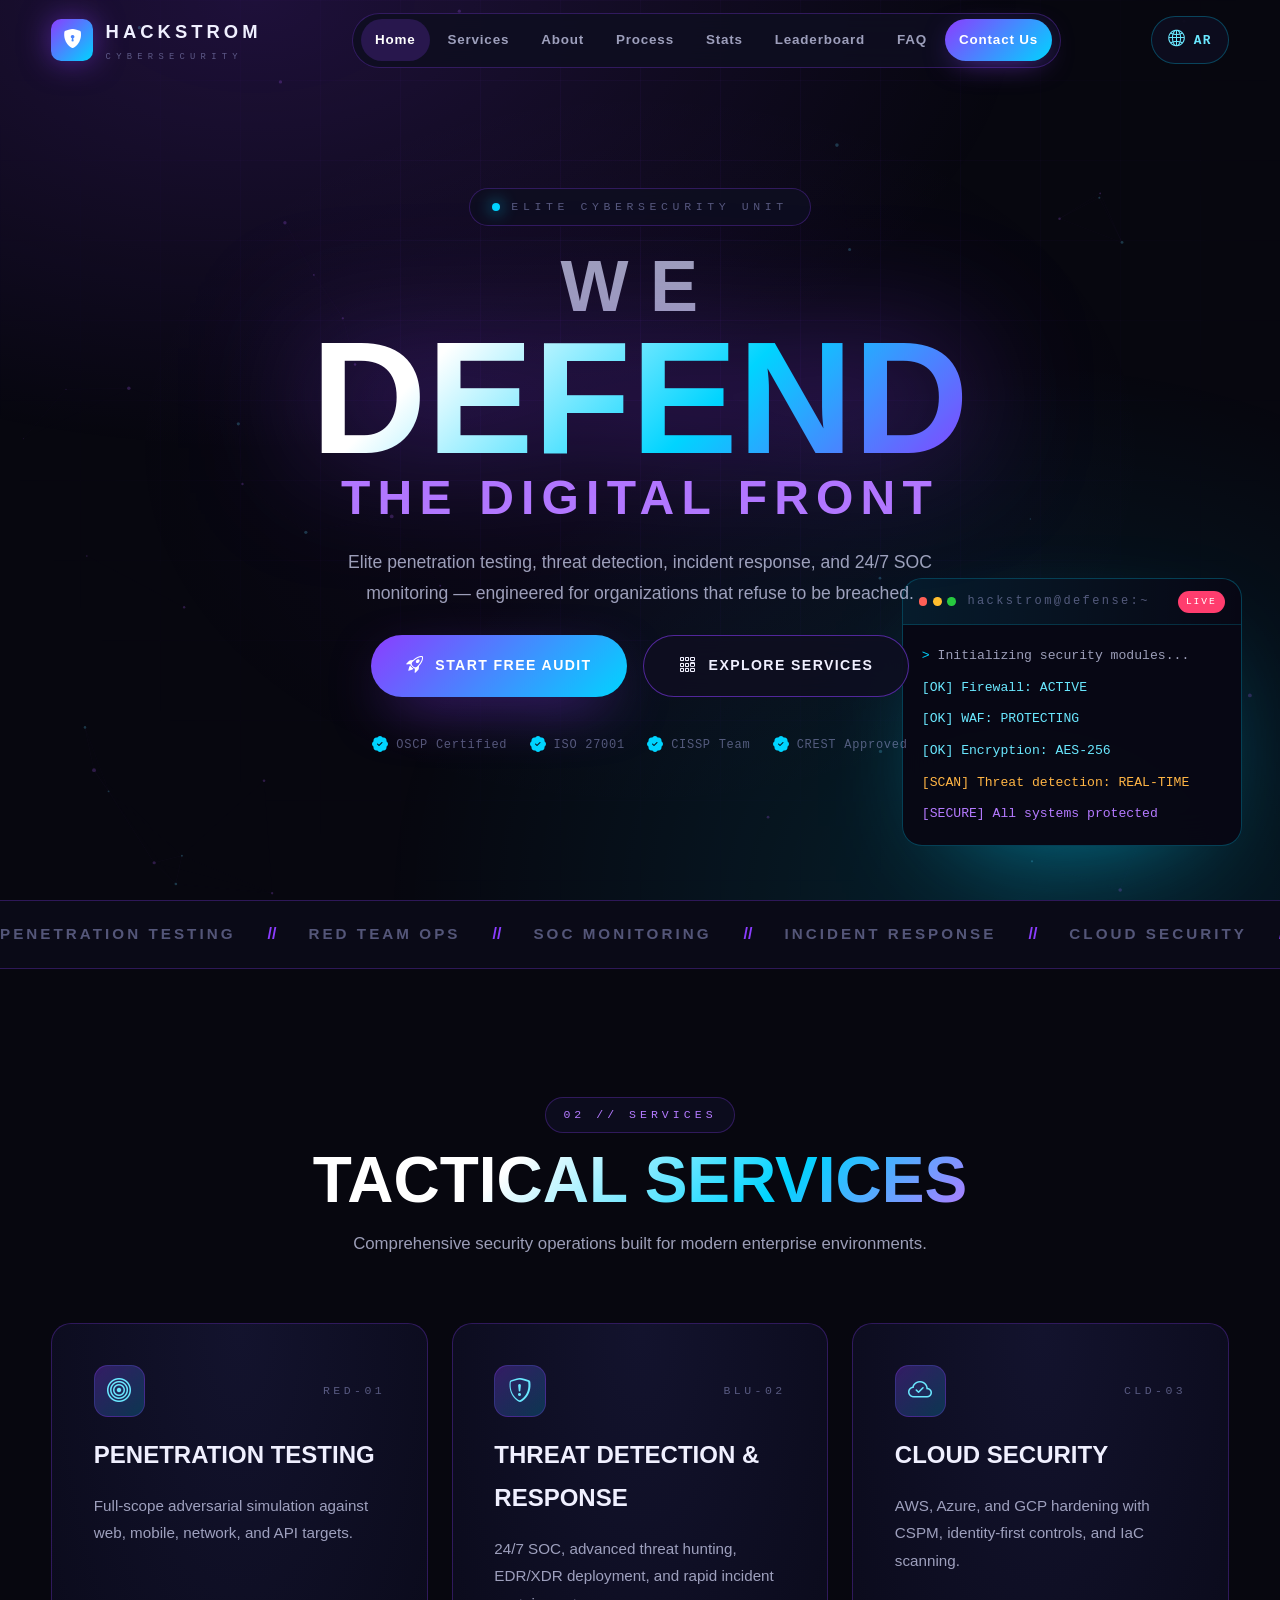
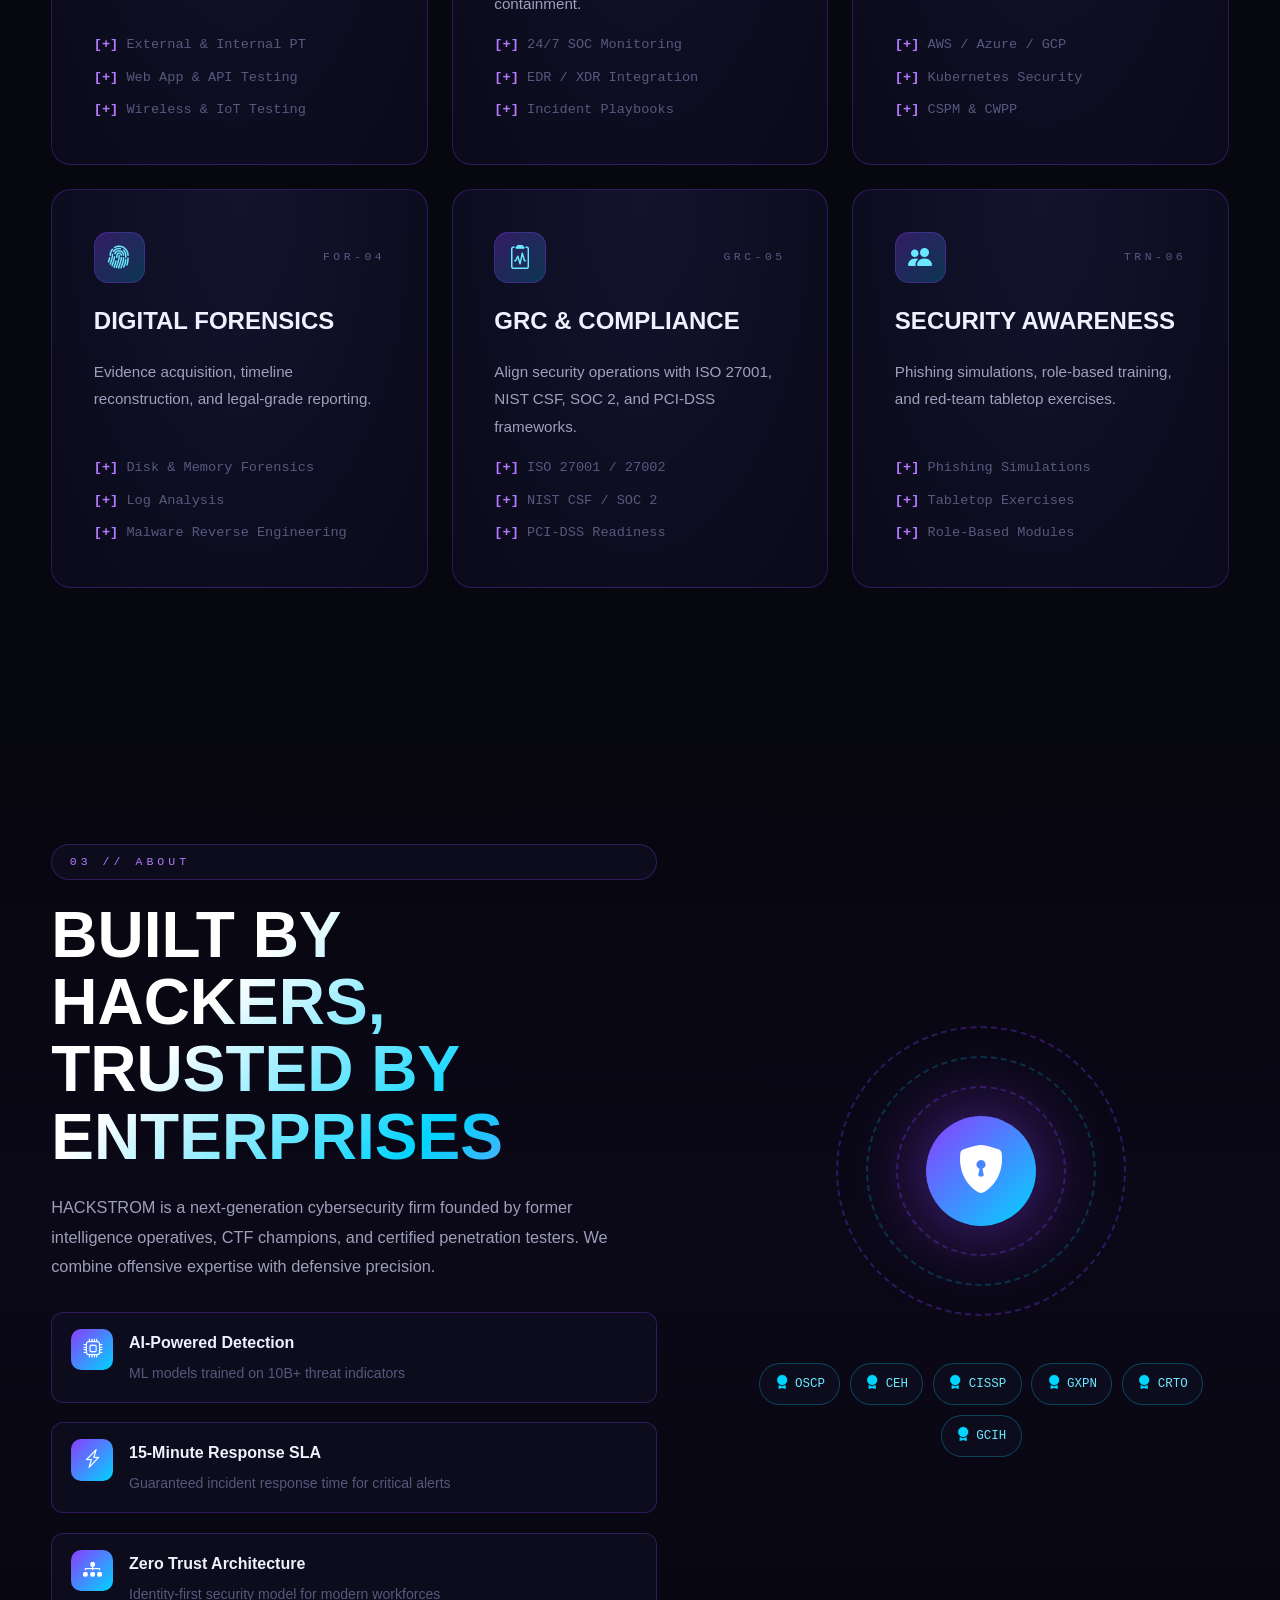
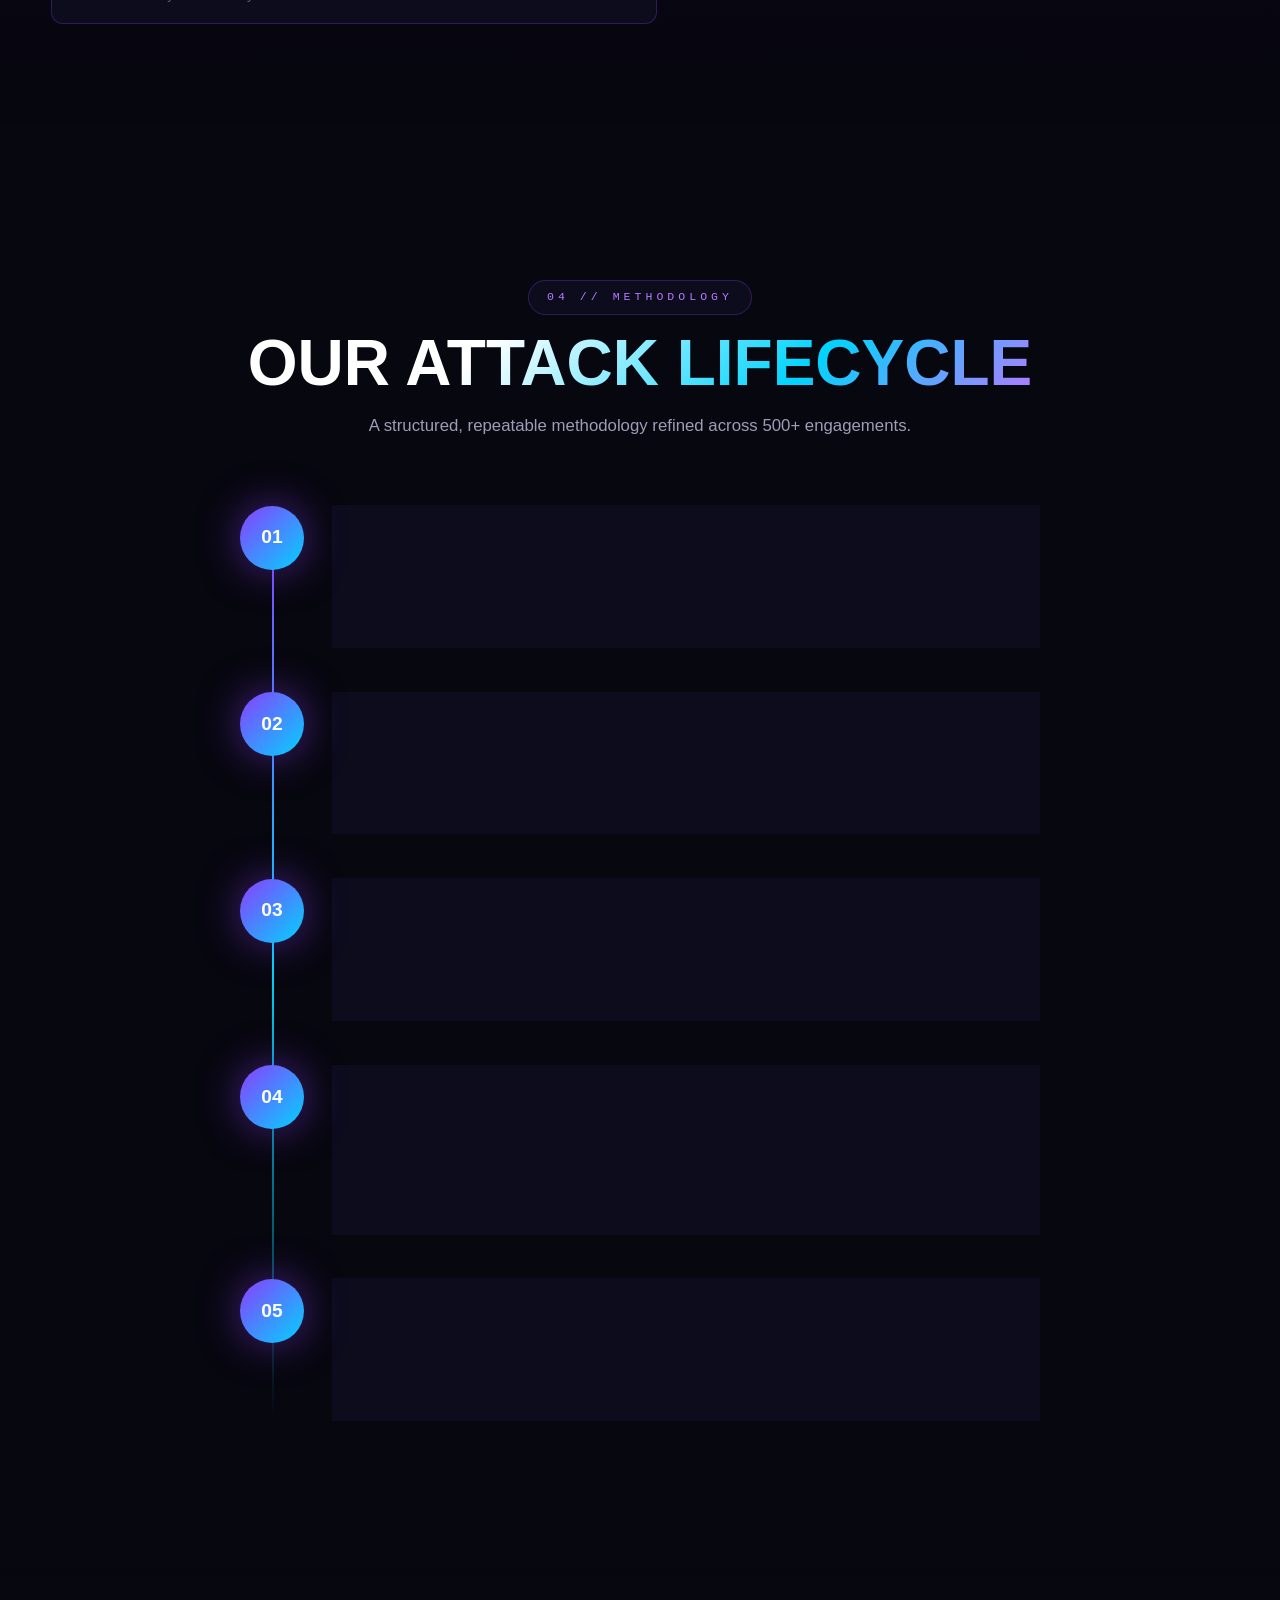
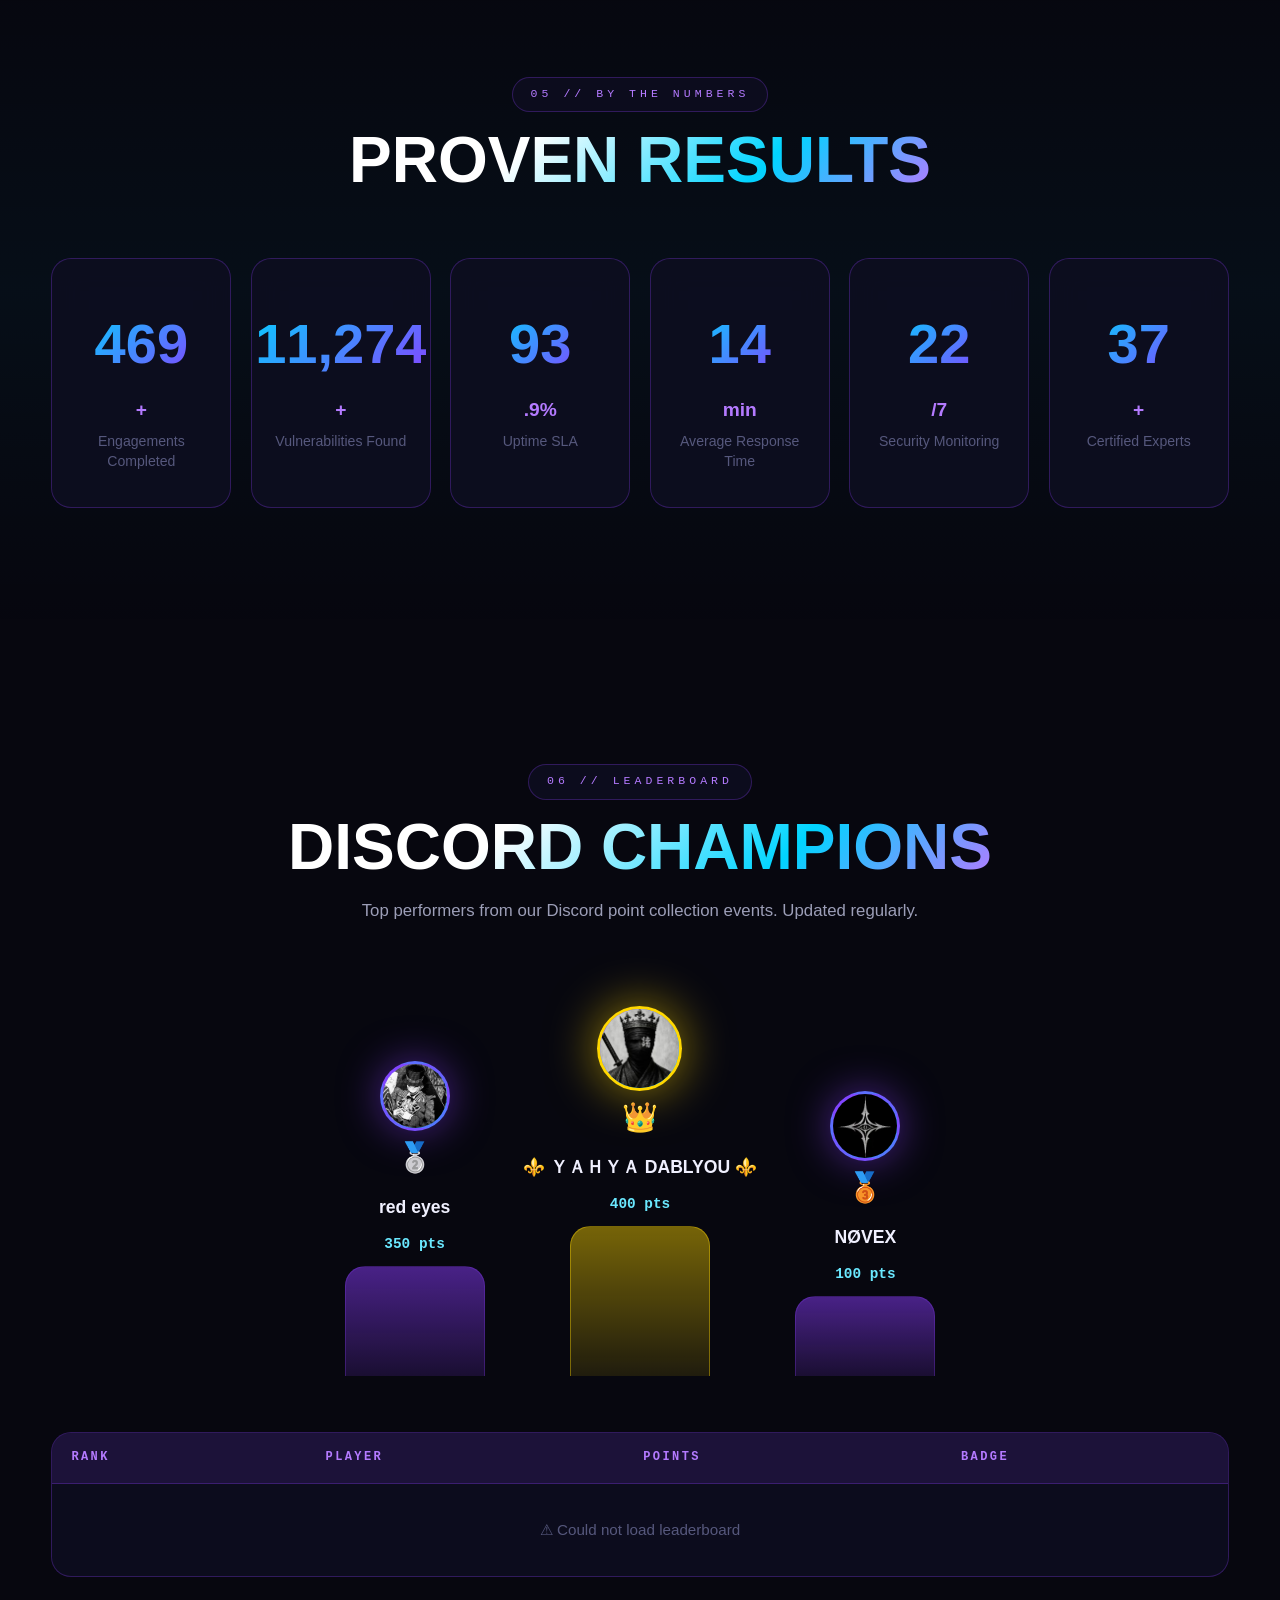
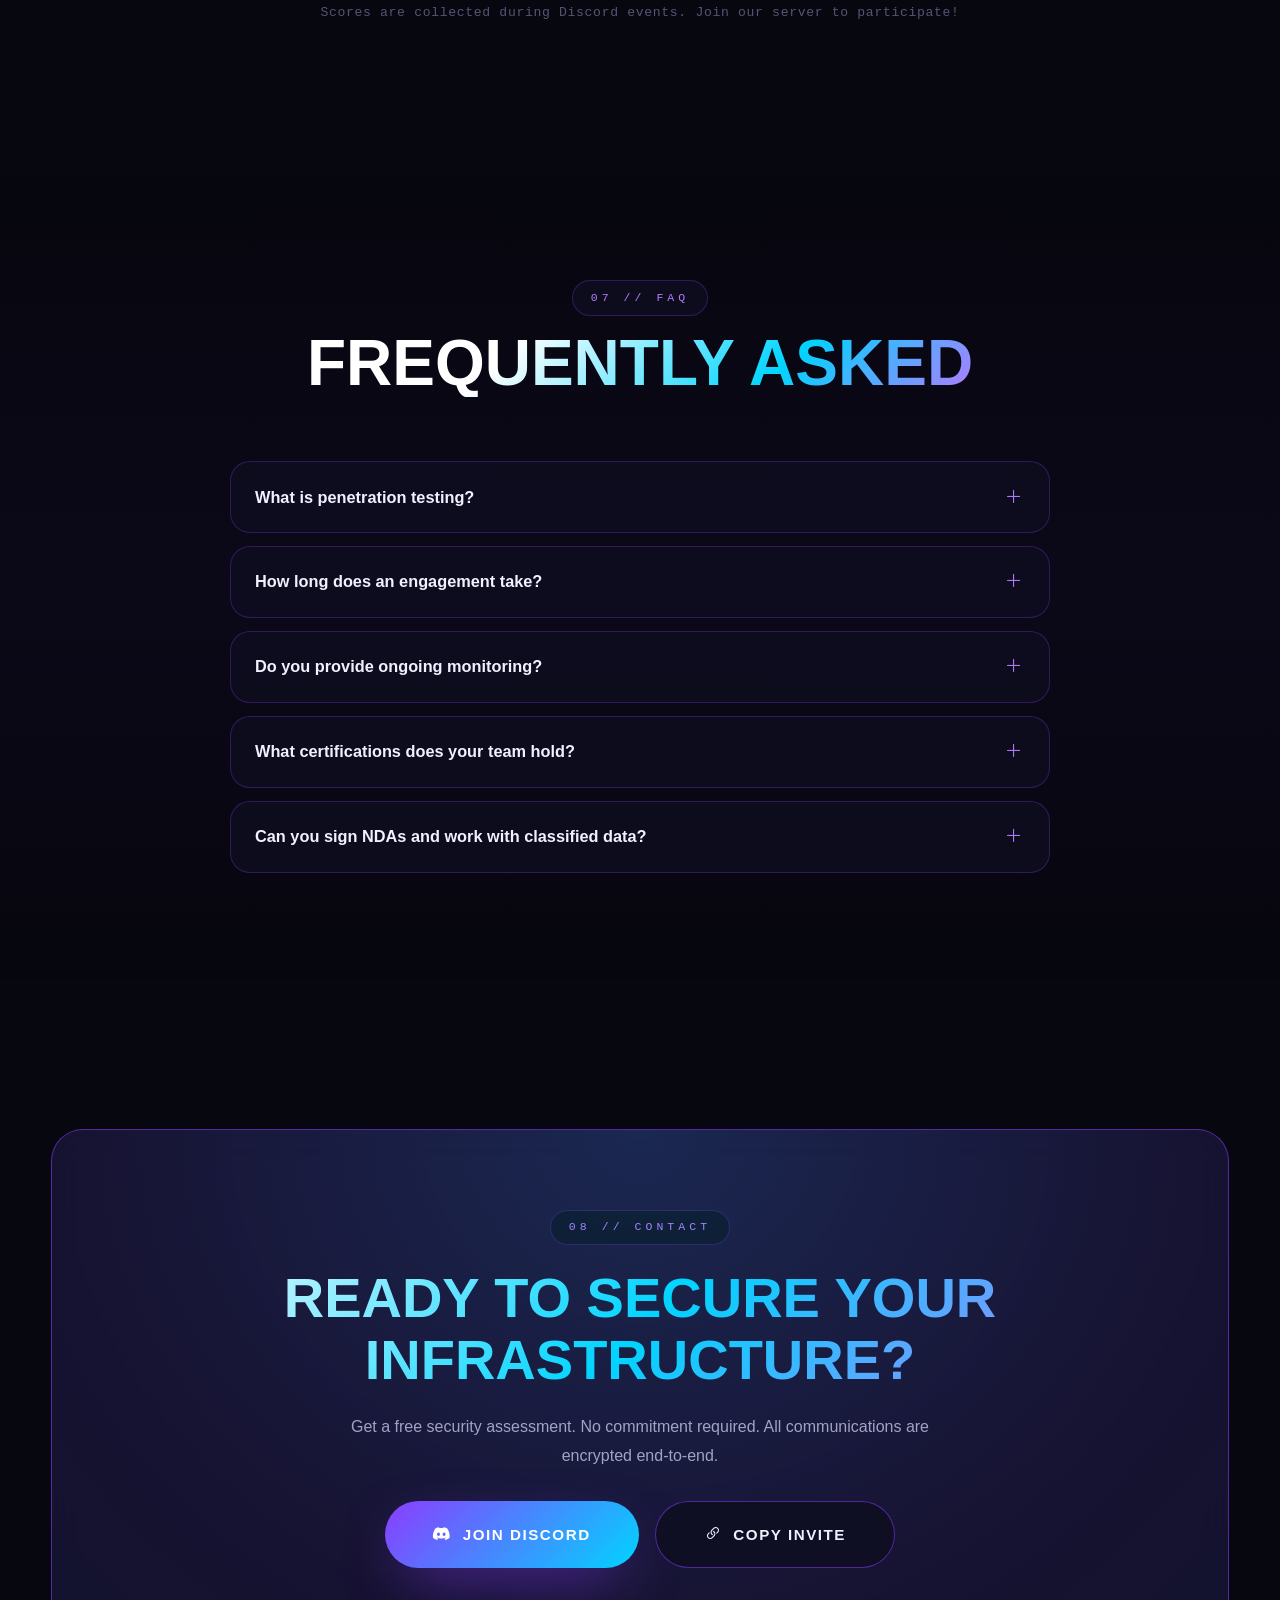
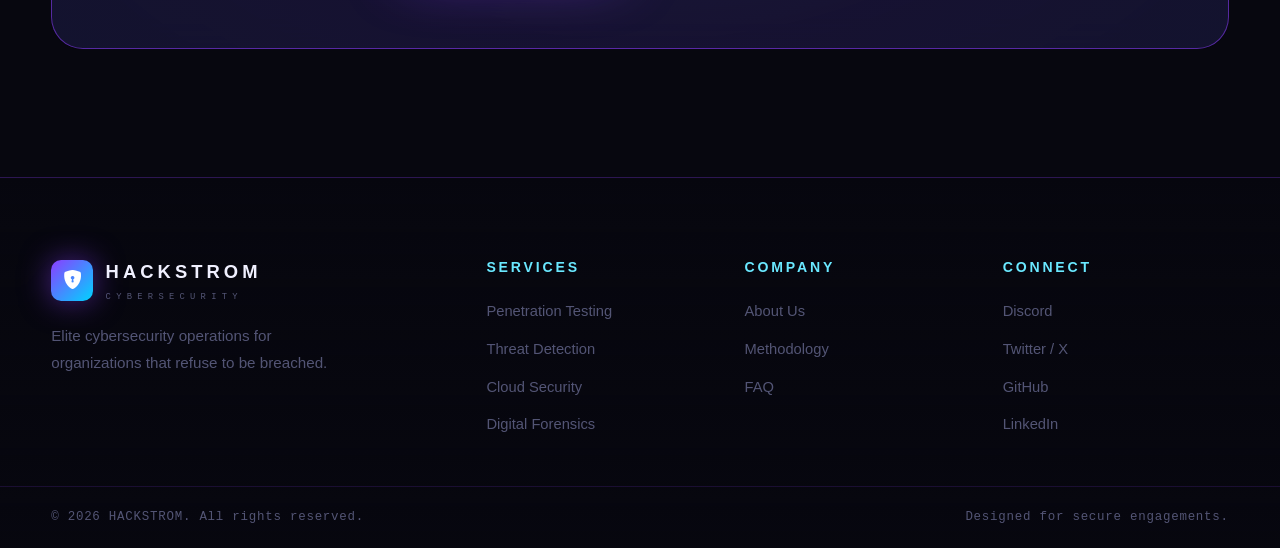
<file: index.html>
<!DOCTYPE html>
<html lang="en" dir="ltr">
<head>
  <meta charset="UTF-8">
  <meta name="viewport" content="width=device-width, initial-scale=1.0">
  <meta name="theme-color" content="#0a0a1a">
  <title>HACKSTROM | Elite Cybersecurity Solutions</title>
  <meta name="description" content="HACKSTROM - Elite cybersecurity agency delivering advanced threat protection, penetration testing, incident response & 24/7 security monitoring.">
  <meta name="keywords" content="cybersecurity, pentesting, ethical hacking, red team, blue team, SOC, threat detection, incident response, HACKSTROM">
  <meta name="referrer" content="strict-origin-when-cross-origin">
  <meta http-equiv="X-Content-Type-Options" content="nosniff">
  <meta http-equiv="X-Frame-Options" content="DENY">
  <meta http-equiv="Permissions-Policy" content="camera=(), microphone=(), geolocation=(), payment=()">
  <meta http-equiv="Content-Security-Policy" content="default-src 'self'; script-src 'self'; script-src-attr 'none'; style-src 'self' 'unsafe-inline' https://fonts.googleapis.com https://cdn.jsdelivr.net; font-src 'self' https://fonts.gstatic.com https://cdn.jsdelivr.net; img-src 'self' data: https://cdn.discordapp.com https://media.discordapp.net https://avatars.githubusercontent.com https://raw.githubusercontent.com https://github.com; connect-src 'self' https://raw.githubusercontent.com; object-src 'none'; media-src 'none'; frame-src 'none'; child-src 'none'; worker-src 'none'; manifest-src 'self'; base-uri 'self'; form-action 'self'; frame-ancestors 'none'; upgrade-insecure-requests">
  <meta http-equiv="Strict-Transport-Security" content="max-age=31536000; includeSubDomains">
  <meta name="format-detection" content="telephone=no">
  <meta name="robots" content="index, follow">

  <!-- Fonts -->
  <link rel="preconnect" href="https://fonts.googleapis.com">
  <link rel="preconnect" href="https://fonts.gstatic.com" crossorigin>
  <link href="https://fonts.googleapis.com/css2?family=Cairo:wght@300;400;500;600;700;800;900&family=Chakra+Petch:wght@300;400;500;600;700&family=Inter:wght@300;400;500;600;700;800;900&family=JetBrains+Mono:wght@300;400;500;600;700&family=Orbitron:wght@400;500;600;700;800;900&display=swap" rel="stylesheet">

  <!-- Icons -->
  <link href="https://cdn.jsdelivr.net/npm/bootstrap-icons@1.11.3/font/bootstrap-icons.min.css" rel="stylesheet" integrity="sha384-XGjxtQfXaH2tnPFa9x+ruJTuLE3Aa6LhHSWRr1XeTyhezb4abCG4ccI5AkVDxqC+" crossorigin="anonymous">

  <link rel="stylesheet" href="./src/css/main.css">

  <script src="./src/js/loader.js"></script>
</head>
<body class="is-loading">

  <!-- ======== LOADER ======== -->
  <div id="loader" class="loader">
    <div class="loader__orb"></div>
    <div class="loader__ring loader__ring--1"></div>
    <div class="loader__ring loader__ring--2"></div>
    <div class="loader__ring loader__ring--3"></div>
    <p class="loader__text" data-en="[ HACKSTROM ] INITIALIZING..." data-ar="[ هاكستروم ] جاري التهيئة...">[ HACKSTROM ] INITIALIZING...</p>
  </div>

  <!-- ======== BACKGROUND ======== -->
  <canvas id="fxCanvas" class="bg__canvas"></canvas>
  <div class="bg__gradient"></div>
  <div class="bg__grid"></div>

  <!-- ======== NAVBAR ======== -->
  <header class="header" id="header">
    <nav class="nav container">
      <a href="#hero" class="logo">
        <div class="logo__icon">
          <i class="bi bi-shield-lock-fill"></i>
        </div>
        <div class="logo__text">
          <span class="logo__name">HACKSTROM</span>
          <span class="logo__tag" data-en="CYBERSECURITY" data-ar="الأمن السيبراني">CYBERSECURITY</span>
        </div>
      </a>

      <div class="nav__menu" id="navMenu">
        <a href="#hero" class="nav__link active" data-en="Home" data-ar="الرئيسية">Home</a>
        <a href="#services" class="nav__link" data-en="Services" data-ar="الخدمات">Services</a>
        <a href="#about" class="nav__link" data-en="About" data-ar="من نحن">About</a>
        <a href="#process" class="nav__link" data-en="Process" data-ar="المنهجية">Process</a>
        <a href="#stats" class="nav__link" data-en="Stats" data-ar="الأرقام">Stats</a>
        <a href="#leaderboard" class="nav__link" data-en="Leaderboard" data-ar="الترتيب">Leaderboard</a>
        <a href="#faq" class="nav__link" data-en="FAQ" data-ar="الأسئلة">FAQ</a>
        <a href="#contact" class="nav__link nav__link--cta" data-en="Contact Us" data-ar="تواصل معنا">Contact Us</a>
      </div>

      <div class="nav__actions">
        <button class="lang-toggle" id="langToggle" aria-label="Switch Language">
          <i class="bi bi-globe2"></i>
          <span id="langLabel">AR</span>
        </button>
        <button class="nav__burger" id="navBurger" aria-label="Menu">
          <span></span><span></span><span></span>
        </button>
      </div>
    </nav>
  </header>

  <!-- ======== HERO ======== -->
  <section class="hero" id="hero">
    <div class="container hero__inner">
      <div class="hero__badge reveal">
        <span class="hero__badge-dot"></span>
        <span data-en="ELITE CYBERSECURITY UNIT" data-ar="وحدة الأمن السيبراني النخبة">ELITE CYBERSECURITY UNIT</span>
      </div>

      <h1 class="hero__title reveal">
        <span class="hero__title-top" data-en="WE" data-ar="نحن">WE</span>
        <span class="hero__title-mid" data-en="DEFEND" data-ar="نحمّي">DEFEND</span>
        <span class="hero__title-bot" data-en="THE DIGITAL FRONT" data-ar="العهد الرقمي">THE DIGITAL FRONT</span>
      </h1>

      <p class="hero__desc reveal" data-en="Elite penetration testing, threat detection, incident response, and 24/7 SOC monitoring — engineered for organizations that refuse to be breached." data-ar="اختبار اختراق نخبة، كشف التهديدات، الاستجابة للحوادث، ومراقبة مركز العمليات الأمنية 24/7 — مصممة للمؤسسات التي ترفض أن تُخترق.">Elite penetration testing, threat detection, incident response, and 24/7 SOC monitoring — engineered for organizations that refuse to be breached.</p>

      <div class="hero__actions reveal">
        <a href="#contact" class="btn btn--primary">
          <i class="bi bi-rocket-takeoff"></i>
          <span data-en="START FREE AUDIT" data-ar="ابدأ تقييماً مجانياً">START FREE AUDIT</span>
        </a>
        <a href="#services" class="btn btn--outline">
          <i class="bi bi-grid-3x3-gap"></i>
          <span data-en="EXPLORE SERVICES" data-ar="استكشف الخدمات">EXPLORE SERVICES</span>
        </a>
      </div>

      <div class="hero__trust reveal">
        <div class="hero__trust-item">
          <i class="bi bi-patch-check-fill"></i>
          <span data-en="OSCP Certified" data-ar="معتمد OSCP">OSCP Certified</span>
        </div>
        <div class="hero__trust-item">
          <i class="bi bi-patch-check-fill"></i>
          <span data-en="ISO 27001" data-ar="آيزو 27001">ISO 27001</span>
        </div>
        <div class="hero__trust-item">
          <i class="bi bi-patch-check-fill"></i>
          <span data-en="CISSP Team" data-ar="فريق CISSP">CISSP Team</span>
        </div>
        <div class="hero__trust-item">
          <i class="bi bi-patch-check-fill"></i>
          <span data-en="CREST Approved" data-ar="معتمد CREST">CREST Approved</span>
        </div>
      </div>
    </div>

    <!-- Floating terminal -->
    <div class="hero__terminal reveal" id="heroTerminal">
      <div class="term__header">
        <div class="term__dots"><span></span><span></span><span></span></div>
        <span class="term__title">hackstrom@defense:~</span>
        <span class="term__badge">LIVE</span>
      </div>
      <div class="term__body" id="termBody">
        <div class="term__line"><span class="term__p">&gt;</span> <span data-en="Initializing security modules..." data-ar="جاري تهيئة الوحدات الأمنية...">Initializing security modules...</span></div>
        <div class="term__line term__line--ok">[OK] <span data-en="Firewall: ACTIVE" data-ar="جدار الحماية: نشط">Firewall: ACTIVE</span></div>
        <div class="term__line term__line--ok">[OK] <span data-en="WAF: PROTECTING" data-ar="واف: يحمي">WAF: PROTECTING</span></div>
        <div class="term__line term__line--ok">[OK] <span data-en="Encryption: AES-256" data-ar="التشفير: AES-256">Encryption: AES-256</span></div>
        <div class="term__line term__line--warn">[SCAN] <span data-en="Threat detection: REAL-TIME" data-ar="كشف التهديدات: فوري">Threat detection: REAL-TIME</span></div>
        <div class="term__line term__line--accent">[SECURE] <span data-en="All systems protected" data-ar="جميع الأنظمة محمية">All systems protected</span></div>
      </div>
    </div>
  </section>

  <!-- ======== MARQUEE ======== -->
  <div class="marquee">
    <div class="marquee__track">
      <span class="marquee__item">PENETRATION TESTING</span><span class="marquee__sep">//</span>
      <span class="marquee__item">RED TEAM OPS</span><span class="marquee__sep">//</span>
      <span class="marquee__item">SOC MONITORING</span><span class="marquee__sep">//</span>
      <span class="marquee__item">INCIDENT RESPONSE</span><span class="marquee__sep">//</span>
      <span class="marquee__item">CLOUD SECURITY</span><span class="marquee__sep">//</span>
      <span class="marquee__item">DIGITAL FORENSICS</span><span class="marquee__sep">//</span>
      <span class="marquee__item">THREAT INTEL</span><span class="marquee__sep">//</span>
      <span class="marquee__item">ZERO TRUST</span><span class="marquee__sep">//</span>
      <span class="marquee__item">PENETRATION TESTING</span><span class="marquee__sep">//</span>
      <span class="marquee__item">RED TEAM OPS</span><span class="marquee__sep">//</span>
      <span class="marquee__item">SOC MONITORING</span><span class="marquee__sep">//</span>
      <span class="marquee__item">INCIDENT RESPONSE</span><span class="marquee__sep">//</span>
      <span class="marquee__item">CLOUD SECURITY</span><span class="marquee__sep">//</span>
      <span class="marquee__item">DIGITAL FORENSICS</span><span class="marquee__sep">//</span>
      <span class="marquee__item">THREAT INTEL</span><span class="marquee__sep">//</span>
      <span class="marquee__item">ZERO TRUST</span><span class="marquee__sep">//</span>
    </div>
  </div>

  <!-- ======== SERVICES ======== -->
  <section class="section" id="services">
    <div class="container">
      <div class="section__head reveal">
        <span class="section__tag" data-en="02 // SERVICES" data-ar="02 // الخدمات">02 // SERVICES</span>
        <h2 class="section__title" data-en="TACTICAL SERVICES" data-ar="خدمات تكتيكية">TACTICAL SERVICES</h2>
        <p class="section__sub" data-en="Comprehensive security operations built for modern enterprise environments." data-ar="عمليات أمنية شاملة مصممة للبيئات المؤسسية الحديثة.">Comprehensive security operations built for modern enterprise environments.</p>
      </div>

      <div class="services__grid">
        <!-- Card 1 -->
        <article class="svc reveal">
          <div class="svc__glow"></div>
          <div class="svc__top">
            <div class="svc__icon"><i class="bi bi-bullseye"></i></div>
            <span class="svc__code">RED-01</span>
          </div>
          <h3 class="svc__title" data-en="Penetration Testing" data-ar="اختبار الاختراق">Penetration Testing</h3>
          <p class="svc__desc" data-en="Full-scope adversarial simulation against web, mobile, network, and API targets." data-ar="محاكاة هجوم شاملة ضد تطبيقات الويب والجوال والشبكات وواجهات API.">Full-scope adversarial simulation against web, mobile, network, and API targets.</p>
          <ul class="svc__list">
            <li data-en="External & Internal PT" data-ar="اختبار خارجي وداخلي">External & Internal PT</li>
            <li data-en="Web App & API Testing" data-ar="اختبار تطبيقات واجهات API">Web App & API Testing</li>
            <li data-en="Wireless & IoT Testing" data-ar="اختبار لاسلكي وإنترنت الأشياء">Wireless & IoT Testing</li>
          </ul>
        </article>

        <!-- Card 2 -->
        <article class="svc reveal">
          <div class="svc__glow"></div>
          <div class="svc__top">
            <div class="svc__icon"><i class="bi bi-shield-exclamation"></i></div>
            <span class="svc__code">BLU-02</span>
          </div>
          <h3 class="svc__title" data-en="Threat Detection & Response" data-ar="كشف التهديدات والاستجابة">Threat Detection & Response</h3>
          <p class="svc__desc" data-en="24/7 SOC, advanced threat hunting, EDR/XDR deployment, and rapid incident containment." data-ar="مركز عمليات أمنية 24/7، صيد التهديدات المتقدم، نشر EDR/XDR، واحتواء سريع للحوادث.">24/7 SOC, advanced threat hunting, EDR/XDR deployment, and rapid incident containment.</p>
          <ul class="svc__list">
            <li data-en="24/7 SOC Monitoring" data-ar="مراقبة مركز العمليات 24/7">24/7 SOC Monitoring</li>
            <li data-en="EDR / XDR Integration" data-ar="تكامل EDR / XDR">EDR / XDR Integration</li>
            <li data-en="Incident Playbooks" data-ar="أدلة الاستجابة للحوادث">Incident Playbooks</li>
          </ul>
        </article>

        <!-- Card 3 -->
        <article class="svc reveal">
          <div class="svc__glow"></div>
          <div class="svc__top">
            <div class="svc__icon"><i class="bi bi-cloud-check"></i></div>
            <span class="svc__code">CLD-03</span>
          </div>
          <h3 class="svc__title" data-en="Cloud Security" data-ar="أمن السحابة">Cloud Security</h3>
          <p class="svc__desc" data-en="AWS, Azure, and GCP hardening with CSPM, identity-first controls, and IaC scanning." data-ar="تأمين AWS و Azure و GCP مع CSPM وضوابط الهوية وفحص البنية التحتية كشيفرة.">AWS, Azure, and GCP hardening with CSPM, identity-first controls, and IaC scanning.</p>
          <ul class="svc__list">
            <li data-en="AWS / Azure / GCP" data-ar="AWS / Azure / GCP">AWS / Azure / GCP</li>
            <li data-en="Kubernetes Security" data-ar="أمن Kubernetes">Kubernetes Security</li>
            <li data-en="CSPM & CWPP" data-ar="CSPM و CWPP">CSPM & CWPP</li>
          </ul>
        </article>

        <!-- Card 4 -->
        <article class="svc reveal">
          <div class="svc__glow"></div>
          <div class="svc__top">
            <div class="svc__icon"><i class="bi bi-fingerprint"></i></div>
            <span class="svc__code">FOR-04</span>
          </div>
          <h3 class="svc__title" data-en="Digital Forensics" data-ar="التحليل الجنائي الرقمي">Digital Forensics</h3>
          <p class="svc__desc" data-en="Evidence acquisition, timeline reconstruction, and legal-grade reporting." data-ar="جمع الأدلة، إعادة بناء الخط الزمني، وتقارير بمستوى قانوني.">Evidence acquisition, timeline reconstruction, and legal-grade reporting.</p>
          <ul class="svc__list">
            <li data-en="Disk & Memory Forensics" data-ar="تحليل الأقراص والذاكرة">Disk & Memory Forensics</li>
            <li data-en="Log Analysis" data-ar="تحليل السجلات">Log Analysis</li>
            <li data-en="Malware Reverse Engineering" data-ar="هندسة البرمجيات الخبيثة عكسياً">Malware Reverse Engineering</li>
          </ul>
        </article>

        <!-- Card 5 -->
        <article class="svc reveal">
          <div class="svc__glow"></div>
          <div class="svc__top">
            <div class="svc__icon"><i class="bi bi-clipboard2-pulse"></i></div>
            <span class="svc__code">GRC-05</span>
          </div>
          <h3 class="svc__title" data-en="GRC & Compliance" data-ar="الحوكمة والامتثال">GRC & Compliance</h3>
          <p class="svc__desc" data-en="Align security operations with ISO 27001, NIST CSF, SOC 2, and PCI-DSS frameworks." data-ar="مواءمة العمليات الأمنية مع أطر ISO 27001 و NIST CSF و SOC 2 و PCI-DSS.">Align security operations with ISO 27001, NIST CSF, SOC 2, and PCI-DSS frameworks.</p>
          <ul class="svc__list">
            <li data-en="ISO 27001 / 27002" data-ar="ISO 27001 / 27002">ISO 27001 / 27002</li>
            <li data-en="NIST CSF / SOC 2" data-ar="NIST CSF / SOC 2">NIST CSF / SOC 2</li>
            <li data-en="PCI-DSS Readiness" data-ar="جاهزية PCI-DSS">PCI-DSS Readiness</li>
          </ul>
        </article>

        <!-- Card 6 -->
        <article class="svc reveal">
          <div class="svc__glow"></div>
          <div class="svc__top">
            <div class="svc__icon"><i class="bi bi-people-fill"></i></div>
            <span class="svc__code">TRN-06</span>
          </div>
          <h3 class="svc__title" data-en="Security Awareness" data-ar="التوعية الأمنية">Security Awareness</h3>
          <p class="svc__desc" data-en="Phishing simulations, role-based training, and red-team tabletop exercises." data-ar="محاكاة التصيّد، تدريب حسب الدور، وتمارين الطاولة مع الفريق الأحمر.">Phishing simulations, role-based training, and red-team tabletop exercises.</p>
          <ul class="svc__list">
            <li data-en="Phishing Simulations" data-ar="محاكاة التصيّد">Phishing Simulations</li>
            <li data-en="Tabletop Exercises" data-ar="تمارين الطاولة">Tabletop Exercises</li>
            <li data-en="Role-Based Modules" data-ar="وحدات حسب الدور">Role-Based Modules</li>
          </ul>
        </article>
      </div>
    </div>
  </section>

  <!-- ======== ABOUT ======== -->
  <section class="section section--alt" id="about">
    <div class="container about__grid">
      <div class="about__left reveal">
        <span class="section__tag" data-en="03 // ABOUT" data-ar="03 // من نحن">03 // ABOUT</span>
        <h2 class="section__title" data-en="BUILT BY HACKERS, TRUSTED BY ENTERPRISES" data-ar="بُني بواسطة المخترقين، وموثوق من المؤسسات">BUILT BY HACKERS, TRUSTED BY ENTERPRISES</h2>
        <p class="about__text" data-en="HACKSTROM is a next-generation cybersecurity firm founded by former intelligence operatives, CTF champions, and certified penetration testers. We combine offensive expertise with defensive precision." data-ar="هاكستروم شركة أمن سيبراني من الجيل التالي تأسست من قبل سابقين في جهاز الاستخبارات وبطلين في مسابقات CTA واختباري اختراق معتمدين. نجمع بين الخبرة الهجومية والدقة الدفاعية.">HACKSTROM is a next-generation cybersecurity firm founded by former intelligence operatives, CTF champions, and certified penetration testers. We combine offensive expertise with defensive precision.</p>

        <div class="about__features">
          <div class="about__feat">
            <div class="about__feat-icon"><i class="bi bi-cpu"></i></div>
            <div>
              <h4 data-en="AI-Powered Detection" data-ar="كشف مدعوم بالذكاء الاصطناعي">AI-Powered Detection</h4>
              <p data-en="ML models trained on 10B+ threat indicators" data-ar="نماذج تعلم آلي مدرّبة على أكثر من 10 مليار مؤشر تهديد">ML models trained on 10B+ threat indicators</p>
            </div>
          </div>
          <div class="about__feat">
            <div class="about__feat-icon"><i class="bi bi-lightning-charge"></i></div>
            <div>
              <h4 data-en="15-Minute Response SLA" data-ar="استجابة خلال 15 دقيقة">15-Minute Response SLA</h4>
              <p data-en="Guaranteed incident response time for critical alerts" data-ar="زمن استجابة مضمون للتنبيهات الحرجة">Guaranteed incident response time for critical alerts</p>
            </div>
          </div>
          <div class="about__feat">
            <div class="about__feat-icon"><i class="bi bi-diagram-3-fill"></i></div>
            <div>
              <h4 data-en="Zero Trust Architecture" data-ar="معمارية الثقة الصفرية">Zero Trust Architecture</h4>
              <p data-en="Identity-first security model for modern workforces" data-ar="نموذج أمني قائم على الهوية للقوى العاملة الحديثة">Identity-first security model for modern workforces</p>
            </div>
          </div>
        </div>
      </div>

      <div class="about__right reveal">
        <div class="about__visual">
          <div class="shield-pulse">
            <i class="bi bi-shield-lock-fill"></i>
          </div>
          <div class="about__ring about__ring--1"></div>
          <div class="about__ring about__ring--2"></div>
          <div class="about__ring about__ring--3"></div>
        </div>
        <div class="about__badges">
          <div class="about__badge"><i class="bi bi-award-fill"></i><span data-en="OSCP" data-ar="OSCP">OSCP</span></div>
          <div class="about__badge"><i class="bi bi-award-fill"></i><span data-en="CEH" data-ar="CEH">CEH</span></div>
          <div class="about__badge"><i class="bi bi-award-fill"></i><span data-en="CISSP" data-ar="CISSP">CISSP</span></div>
          <div class="about__badge"><i class="bi bi-award-fill"></i><span data-en="GXPN" data-ar="GXPN">GXPN</span></div>
          <div class="about__badge"><i class="bi bi-award-fill"></i><span data-en="CRTO" data-ar="CRTO">CRTO</span></div>
          <div class="about__badge"><i class="bi bi-award-fill"></i><span data-en="GCIH" data-ar="GCIH">GCIH</span></div>
        </div>
      </div>
    </div>
  </section>

  <!-- ======== PROCESS ======== -->
  <section class="section" id="process">
    <div class="container">
      <div class="section__head reveal">
        <span class="section__tag" data-en="04 // METHODOLOGY" data-ar="04 // المنهجية">04 // METHODOLOGY</span>
        <h2 class="section__title" data-en="OUR ATTACK LIFECYCLE" data-ar="دورة حياتنا الهجومية">OUR ATTACK LIFECYCLE</h2>
        <p class="section__sub" data-en="A structured, repeatable methodology refined across 500+ engagements." data-ar="منهجية منظمة وقابلة للتكرار مُحسّنة عبر أكثر من 500 عملية.">A structured, repeatable methodology refined across 500+ engagements.</p>
      </div>

      <div class="process__track reveal">
        <div class="process__line"></div>

        <div class="process__step">
          <div class="process__num">01</div>
          <div class="process__card">
            <h3 data-en="Reconnaissance" data-ar="الاستطلاع">Reconnaissance</h3>
            <p data-en="OSINT gathering, attack surface mapping, DNS enumeration, and target profiling." data-ar="جمع المعلومات المفتوحة، رسم سطح الهجمات، تعداد DNS، وتحديد الملف التعريفي للأهداف.">OSINT gathering, attack surface mapping, DNS enumeration, and target profiling.</p>
          </div>
        </div>

        <div class="process__step">
          <div class="process__num">02</div>
          <div class="process__card">
            <h3 data-en="Scanning & Enumeration" data-ar="الفحص والتعداد">Scanning & Enumeration</h3>
            <p data-en="Automated + manual vulnerability scanning, service fingerprinting, and CMS detection." data-ar="فحص ثغرات آلي ويدوي، بصمة الخدمات، واكتشاف أنظمة إدارة المحتوى.">Automated + manual vulnerability scanning, service fingerprinting, and CMS detection.</p>
          </div>
        </div>

        <div class="process__step">
          <div class="process__num">03</div>
          <div class="process__card">
            <h3 data-en="Exploitation" data-ar="الاستغلال">Exploitation</h3>
            <p data-en="Validated exploitation with business logic testing, chained attacks, and privilege escalation." data-ar="استغلال مُتحقق منه مع اختبار المنطق التجاري والهجمات المتسلسلة وتصعيد الصلاحيات.">Validated exploitation with business logic testing, chained attacks, and privilege escalation.</p>
          </div>
        </div>

        <div class="process__step">
          <div class="process__num">04</div>
          <div class="process__card">
            <h3 data-en="Post-Exploitation" data-ar="ما بعد الاستغلال">Post-Exploitation</h3>
            <p data-en="Lateral movement, persistence mechanisms, data exfiltration simulation, and impact assessment." data-ar="الحركة الجانبية، آليات الاستمرارية، محاكاة تسريب البيانات، وتقييم الأثر.">Lateral movement, persistence mechanisms, data exfiltration simulation, and impact assessment.</p>
          </div>
        </div>

        <div class="process__step">
          <div class="process__num">05</div>
          <div class="process__card">
            <h3 data-en="Reporting & Remediation" data-ar="التقارير والإصلاح">Reporting & Remediation</h3>
            <p data-en="Executive summary, technical findings, CVSS scoring, remediation guide, and free retest." data-ar="ملخص تنفيذي، نتائج تقنية، تقييم CVSS، دليل الإصلاح، وإعادة اختبار مجانية.">Executive summary, technical findings, CVSS scoring, remediation guide, and free retest.</p>
          </div>
        </div>
      </div>
    </div>
  </section>

  <!-- ======== STATS ======== -->
  <section class="section section--stats" id="stats">
    <div class="container">
      <div class="section__head reveal">
        <span class="section__tag" data-en="05 // BY THE NUMBERS" data-ar="05 // بالأرقام">05 // BY THE NUMBERS</span>
        <h2 class="section__title" data-en="PROVEN RESULTS" data-ar="نتائج مثبتة">PROVEN RESULTS</h2>
      </div>
      <div class="stats__grid reveal">
        <div class="stat">
          <span class="stat__num" data-count="500">0</span><span class="stat__suffix">+</span>
          <span class="stat__label" data-en="Engagements Completed" data-ar="عمليات منجزة">Engagements Completed</span>
        </div>
        <div class="stat">
          <span class="stat__num" data-count="12000">0</span><span class="stat__suffix">+</span>
          <span class="stat__label" data-en="Vulnerabilities Found" data-ar="ثغرة مكتشفة">Vulnerabilities Found</span>
        </div>
        <div class="stat">
          <span class="stat__num" data-count="99">0</span><span class="stat__suffix">.9%</span>
          <span class="stat__label" data-en="Uptime SLA" data-ar="جاهزية التشغيل">Uptime SLA</span>
        </div>
        <div class="stat">
          <span class="stat__num" data-count="15">0</span><span class="stat__suffix"> min</span>
          <span class="stat__label" data-en="Average Response Time" data-ar="متوسط زمن الاستجابة">Average Response Time</span>
        </div>
        <div class="stat">
          <span class="stat__num" data-count="24">0</span><span class="stat__suffix">/7</span>
          <span class="stat__label" data-en="Security Monitoring" data-ar="مراقبة أمنية">Security Monitoring</span>
        </div>
        <div class="stat">
          <span class="stat__num" data-count="40">0</span><span class="stat__suffix">+</span>
          <span class="stat__label" data-en="Certified Experts" data-ar="خبير معتمد">Certified Experts</span>
        </div>
      </div>
    </div>
  </section>

  <!-- ======== LEADERBOARD ======== -->
  <section class="section" id="leaderboard">
    <div class="container">
      <div class="section__head reveal">
        <span class="section__tag" data-en="06 // LEADERBOARD" data-ar="06 // لوحة الترتيب">06 // LEADERBOARD</span>
        <h2 class="section__title" data-en="DISCORD CHAMPIONS" data-ar="أبطال الديسكورد">DISCORD CHAMPIONS</h2>
        <p class="section__sub" data-en="Top performers from our Discord point collection events. Updated regularly." data-ar="أفضل المشاركين من فعاليات جمع النقاط في الديسكورد. يُحدَّث بشكل دوري.">Top performers from our Discord point collection events. Updated regularly.</p>
      </div>

      <!-- Top 3 podium -->
      <div class="lb__podium reveal" id="lbPodium">
        <div class="lb__podium-card lb__podium-card--2" data-rank="2">
          <div class="lb__podium-avatar"><i class="bi bi-person-fill"></i></div>
          <span class="lb__podium-badge">🥈</span>
          <span class="lb__podium-name">—</span>
          <span class="lb__podium-points">—</span>
          <div class="lb__podium-bar lb__podium-bar--2"></div>
        </div>
        <div class="lb__podium-card lb__podium-card--1" data-rank="1">
          <div class="lb__podium-avatar lb__podium-avatar--gold"><i class="bi bi-person-fill"></i></div>
          <span class="lb__podium-badge">👑</span>
          <span class="lb__podium-name">—</span>
          <span class="lb__podium-points">—</span>
          <div class="lb__podium-bar lb__podium-bar--1"></div>
        </div>
        <div class="lb__podium-card lb__podium-card--3" data-rank="3">
          <div class="lb__podium-avatar"><i class="bi bi-person-fill"></i></div>
          <span class="lb__podium-badge">🥉</span>
          <span class="lb__podium-name">—</span>
          <span class="lb__podium-points">—</span>
          <div class="lb__podium-bar lb__podium-bar--3"></div>
        </div>
      </div>

      <!-- Full ranking table -->
      <div class="lb__table-wrap reveal">
        <table class="lb__table" id="lbTable">
          <thead>
            <tr>
              <th data-en="Rank" data-ar="الترتيب">Rank</th>
              <th data-en="Player" data-ar="اللاعب">Player</th>
              <th data-en="Points" data-ar="النقاط">Points</th>
              <th data-en="Badge" data-ar="الشارة">Badge</th>
            </tr>
          </thead>
          <tbody id="lbBody">
            <tr><td colspan="4" class="lb__loading" data-en="Loading..." data-ar="جاري التحميل...">Loading...</td></tr>
          </tbody>
        </table>
      </div>

      <p class="lb__note reveal" data-en="Scores are collected during Discord events. Join our server to participate!" data-ar="تُجمع النقاط أثناء فعاليات الديسكورد. انضم لسيرفرنا للمشاركة!">Scores are collected during Discord events. Join our server to participate!</p>
    </div>
  </section>

  <!-- ======== FAQ ======== -->
  <section class="section section--alt" id="faq">
    <div class="container">
      <div class="section__head reveal">
        <span class="section__tag" data-en="07 // FAQ" data-ar="07 // الأسئلة">07 // FAQ</span>
        <h2 class="section__title" data-en="FREQUENTLY ASKED" data-ar="الأسئلة الشائعة">FREQUENTLY ASKED</h2>
      </div>

      <div class="faq__list reveal">
        <div class="faq__item">
          <button class="faq__q">
            <span data-en="What is penetration testing?" data-ar="ما هو اختبار الاختراق؟">What is penetration testing?</span>
            <i class="bi bi-plus-lg"></i>
          </button>
          <div class="faq__a">
            <p data-en="Penetration testing is a simulated cyberattack against your systems to identify vulnerabilities before real attackers do. Our certified testers mimic real-world threat actors using the same tools and techniques." data-ar="اختبار الاختراق هو محاكاة هجوم سيبراني على أنظمتك لاكتشاف الثغرات قبل أن يفعلها المهاجمون الحقيقيون. اختبارونا المعتمدون يحاكون المهاجمين الحقيقيين باستخدام نفس الأدوات والتقنيات.">Penetration testing is a simulated cyberattack against your systems to identify vulnerabilities before real attackers do.</p>
          </div>
        </div>

        <div class="faq__item">
          <button class="faq__q">
            <span data-en="How long does an engagement take?" data-ar="كم تستغرق العملية؟">How long does an engagement take?</span>
            <i class="bi bi-plus-lg"></i>
          </button>
          <div class="faq__a">
            <p data-en="A typical web application pentest takes 7–14 days. Full network assessments and red team operations can take 3–6 weeks depending on scope." data-ar="اختبار تطبيقات الويب يستغرق عادة 7-14 يوماً. تقييمات الشبكة الكاملة وعمليات الفريق الأحمر قد تستغرق 3-6 أسابيع حسب النطاق.">A typical web application pentest takes 7–14 days.</p>
          </div>
        </div>

        <div class="faq__item">
          <button class="faq__q">
            <span data-en="Do you provide ongoing monitoring?" data-ar="هل تقدمون مراقبة مستمرة؟">Do you provide ongoing monitoring?</span>
            <i class="bi bi-plus-lg"></i>
          </button>
          <div class="faq__a">
            <p data-en="Yes. Our Enterprise plan includes 24/7 SOC monitoring with real-time threat detection, automated playbooks, and a guaranteed 15-minute response SLA for critical incidents." data-ar="نعم. خطة المؤسسات تشمل مراقبة مركز العمليات الأمنية 24/7 مع كشف فوري للتهديدات وأدلة آلية وزمن استجابة مضمون 15 دقيقة للحوادث الحرجة.">Yes. Our Enterprise plan includes 24/7 SOC monitoring.</p>
          </div>
        </div>

        <div class="faq__item">
          <button class="faq__q">
            <span data-en="What certifications does your team hold?" data-ar="ما هي شهادات فريقكم؟">What certifications does your team hold?</span>
            <i class="bi bi-plus-lg"></i>
          </button>
          <div class="faq__a">
            <p data-en="Our team holds OSCP, OSEP, OSWE, CISSP, CISA, CRTO, GXPN, GCIH, CEH, and dozens more. We require continuous education and annual recertification." data-ar="فريقنا يحمل شهادات OSCP و OSEP و OSWE و CISSP و CISA و CRTO و GXPN و GCIH و CEH والعديد غيرها. نشترط التعليم المستمر والتجديد السنوي للشهادات.">Our team holds OSCP, OSEP, OSWE, CISSP, CISA, CRTO, GXPN, GCIH, CEH, and dozens more.</p>
          </div>
        </div>

        <div class="faq__item">
          <button class="faq__q">
            <span data-en="Can you sign NDAs and work with classified data?" data-ar="هل يمكنكم توقيع اتفاقيات عدم الإفصاح والتعامل مع بيانات سرية؟">Can you sign NDAs and work with classified data?</span>
            <i class="bi bi-plus-lg"></i>
          </button>
          <div class="faq__a">
            <p data-en="Absolutely. We routinely work with defense, finance, and healthcare clients under strict NDAs. All team members hold security clearances and undergo annual background checks." data-ar="بالتأكيد. نعمل rutinely مع عملاء في الدفاع والصحة والقطاع المالي تحت اتفاقيات عدم إفصار صارمة. جميع أعضاء الفريق يحملون تراخيص أمنية ويخضعون لفحص خلفية سنوي.">Absolutely. We routinely work with defense, finance, and healthcare clients under strict NDAs.</p>
          </div>
        </div>
      </div>
    </div>
  </section>

  <!-- ======== CONTACT / CTA ======== -->
  <section class="section" id="contact">
    <div class="container">
      <div class="cta reveal">
        <div class="cta__glow"></div>
        <span class="section__tag" data-en="08 // CONTACT" data-ar="08 // تواصل">08 // CONTACT</span>
        <h2 class="cta__title" data-en="READY TO SECURE YOUR INFRASTRUCTURE?" data-ar="مستعد لتأمين بنتك التحتية؟">READY TO SECURE YOUR INFRASTRUCTURE?</h2>
        <p class="cta__desc" data-en="Get a free security assessment. No commitment required. All communications are encrypted end-to-end." data-ar="احصل على تقييم أمني مجاني. بدون أي التزام. جميع الاتصالات مشفرة من طرف إلى طرف.">Get a free security assessment. No commitment required.</p>
        <div class="cta__actions">
          <a href="https://discord.gg/uVeYXjmgFm" target="_blank" rel="noopener" class="btn btn--primary btn--lg">
            <i class="bi bi-discord"></i>
            <span data-en="JOIN DISCORD" data-ar="انضم لديسكورد">JOIN DISCORD</span>
          </a>
          <button class="btn btn--outline btn--lg" id="copyDiscord">
            <i class="bi bi-link-45deg"></i>
            <span data-en="COPY INVITE" data-ar="نسخ الرابط">COPY INVITE</span>
            <span class="copy-toast" id="copyToast" data-en="Copied!" data-ar="تم النسخ!">Copied!</span>
          </button>
        </div>
      </div>
    </div>
  </section>

  <!-- ======== FOOTER ======== -->
  <footer class="footer">
    <div class="container footer__inner">
      <div class="footer__brand">
        <div class="logo">
          <div class="logo__icon"><i class="bi bi-shield-lock-fill"></i></div>
          <div class="logo__text">
            <span class="logo__name">HACKSTROM</span>
            <span class="logo__tag" data-en="CYBERSECURITY" data-ar="الأمن السيبراني">CYBERSECURITY</span>
          </div>
        </div>
        <p class="footer__desc" data-en="Elite cybersecurity operations for organizations that refuse to be breached." data-ar="عمليات أمن سيبراني نخبة للمؤسسات التي ترفض أن تُخترق.">Elite cybersecurity operations for organizations that refuse to be breached.</p>
      </div>

      <div class="footer__links">
        <div class="footer__col">
          <h4 data-en="Services" data-ar="الخدمات">Services</h4>
          <a href="#services" data-en="Penetration Testing" data-ar="اختبار الاختراق">Penetration Testing</a>
          <a href="#services" data-en="Threat Detection" data-ar="كشف التهديدات">Threat Detection</a>
          <a href="#services" data-en="Cloud Security" data-ar="أمن السحابة">Cloud Security</a>
          <a href="#services" data-en="Digital Forensics" data-ar="التحليل الجنائي">Digital Forensics</a>
        </div>
        <div class="footer__col">
          <h4 data-en="Company" data-ar="الشركة">Company</h4>
          <a href="#about" data-en="About Us" data-ar="من نحن">About Us</a>
          <a href="#process" data-en="Methodology" data-ar="المنهجية">Methodology</a>
          <a href="#faq" data-en="FAQ" data-ar="الأسئلة">FAQ</a>
        </div>
        <div class="footer__col">
          <h4 data-en="Connect" data-ar="تواصل">Connect</h4>
          <a href="https://discord.gg/uVeYXjmgFm" target="_blank" rel="noopener">Discord</a>
          <a href="#" data-en="Twitter / X" data-ar="تويتر / X">Twitter / X</a>
          <a href="#" data-en="GitHub" data-ar="GitHub">GitHub</a>
          <a href="#" data-en="LinkedIn" data-ar="LinkedIn">LinkedIn</a>
        </div>
      </div>
    </div>

    <div class="footer__bar">
      <div class="container footer__bar-inner">
        <span>© <span id="year">2026</span> HACKSTROM. <span data-en="All rights reserved." data-ar="جميع الحقوق محفوظة.">All rights reserved.</span></span>
        <span data-en="Designed for secure engagements." data-ar="مصمم لعمليات آمنة.">Designed for secure engagements.</span>
      </div>
    </div>
  </footer>

  <!-- Back to top -->
  <button class="btt" id="backToTop" aria-label="Back to top">
    <i class="bi bi-arrow-up"></i>
  </button>

  <!-- Scripts -->
  <script src="./src/js/main.js"></script>
</body>
</html>
</file>
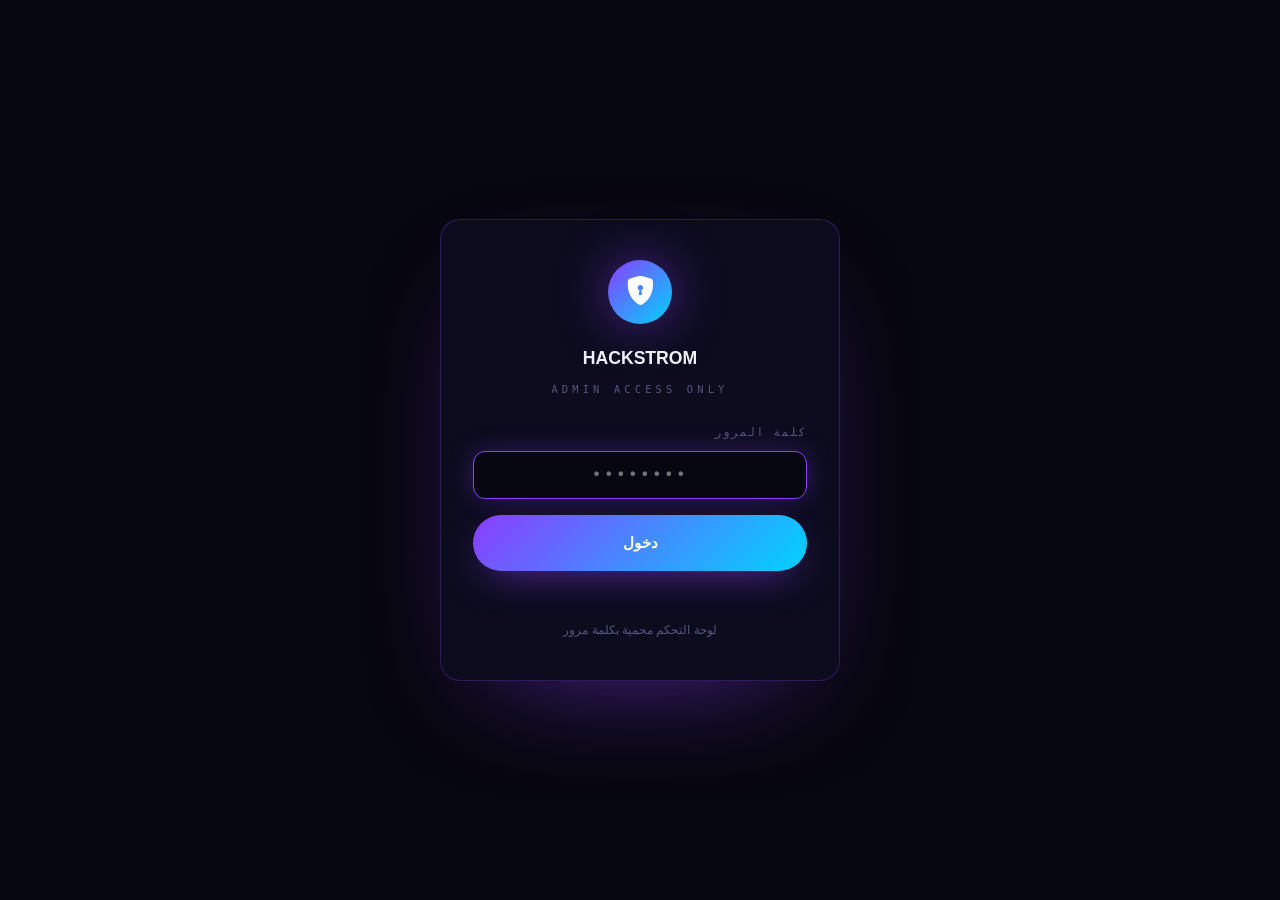
<file: admin.html>
<!DOCTYPE html>
<html lang="ar" dir="rtl">
<head>
  <meta charset="UTF-8">
  <meta name="viewport" content="width=device-width, initial-scale=1.0">
  <title>HACKSTROM — Admin Dashboard</title>
  <meta name="referrer" content="strict-origin-when-cross-origin">
  <meta http-equiv="X-Content-Type-Options" content="nosniff">
  <meta http-equiv="X-Frame-Options" content="DENY">
  <meta http-equiv="Permissions-Policy" content="camera=(), microphone=(), geolocation=(), payment=()">
  <meta http-equiv="Content-Security-Policy" content="default-src 'self'; script-src 'self'; script-src-attr 'none'; style-src 'self' 'unsafe-inline' https://fonts.googleapis.com https://cdn.jsdelivr.net; font-src 'self' https://fonts.gstatic.com https://cdn.jsdelivr.net; img-src 'self' data: https://cdn.discordapp.com https://media.discordapp.net https://avatars.githubusercontent.com https://raw.githubusercontent.com https://github.com; connect-src 'self' https://api.github.com https://raw.githubusercontent.com; object-src 'none'; media-src 'none'; frame-src 'none'; child-src 'none'; worker-src 'none'; manifest-src 'self'; base-uri 'self'; form-action 'self'; frame-ancestors 'none'; upgrade-insecure-requests">
  <meta http-equiv="Strict-Transport-Security" content="max-age=31536000; includeSubDomains">
  <meta name="robots" content="noindex, nofollow">
  <link rel="preconnect" href="https://fonts.googleapis.com">
  <link rel="preconnect" href="https://fonts.gstatic.com" crossorigin>
  <link href="https://fonts.googleapis.com/css2?family=Cairo:wght@400;600;700;800;900&family=JetBrains+Mono:wght@400;600;700&family=Orbitron:wght@600;700;800;900&display=swap" rel="stylesheet">
  <link href="https://cdn.jsdelivr.net/npm/bootstrap-icons@1.11.3/font/bootstrap-icons.min.css" rel="stylesheet" integrity="sha384-XGjxtQfXaH2tnPFa9x+ruJTuLE3Aa6LhHSWRr1XeTyhezb4abCG4ccI5AkVDxqC+" crossorigin="anonymous">
  <style>
    :root{
      --bg:#07070f;--surface:rgba(14,14,32,.92);
      --purple:#8b3dff;--cyan:#00d4ff;--purple2:#b47aff;
      --red:#ff3d6e;
      --text:#f0f0ff;--text2:rgba(220,222,255,.7);--text3:rgba(160,164,220,.5);
      --border:rgba(139,61,255,.28);--border2:rgba(139,61,255,.55);
      --r1:12px;--r2:20px;
      --ff-head:'Orbitron',sans-serif;--ff-body:'Cairo',sans-serif;--ff-mono:'JetBrains Mono',monospace;
      --ease:cubic-bezier(.25,1,.5,1);
    }
    *,*::before,*::after{margin:0;padding:0;box-sizing:border-box}
    body{font-family:var(--ff-body);background:var(--bg);color:var(--text);line-height:1.8;min-height:100vh}
    a{color:inherit;text-decoration:none}
    button{border:none;background:none;color:inherit;font:inherit;cursor:pointer}
    ::selection{background:var(--purple);color:#fff}
    body::before{content:'';position:fixed;inset:0;z-index:-1;
      background:radial-gradient(ellipse 60% 50% at 20% 0%,rgba(139,61,255,.15),transparent),
        radial-gradient(ellipse 50% 60% at 80% 100%,rgba(0,212,255,.1),transparent)}

    .wrap{max-width:960px;margin:0 auto;padding:2rem 1.2rem 4rem}

    .hdr{display:flex;align-items:center;justify-content:space-between;gap:1rem;flex-wrap:wrap;
      padding:1.2rem 1.6rem;border-radius:var(--r2);border:1px solid var(--border);
      background:var(--surface);backdrop-filter:blur(16px);margin-bottom:2rem}
    .hdr__brand{display:flex;align-items:center;gap:.8rem}
    .hdr__icon{display:grid;place-items:center;width:2.6rem;height:2.6rem;border-radius:10px;
      background:linear-gradient(135deg,var(--purple),var(--cyan));color:#fff;font-size:1.2rem;
      box-shadow:0 0 30px rgba(139,61,255,.5)}
    .hdr__title{font-family:var(--ff-head);font-weight:800;font-size:1.1rem;letter-spacing:.1em}
    .hdr__sub{font-family:var(--ff-mono);font-size:.65rem;letter-spacing:.4em;color:var(--text3);text-transform:uppercase}
    .hdr__actions{display:flex;gap:.6rem;flex-wrap:wrap}

    .btn{display:inline-flex;align-items:center;gap:.5rem;padding:.65rem 1.4rem;border-radius:999px;
      font-weight:700;font-size:.85rem;transition:all .3s var(--ease);white-space:nowrap}
    .btn--pri{background:linear-gradient(135deg,var(--purple),var(--cyan));color:#fff;
      box-shadow:0 12px 40px -15px rgba(139,61,255,.8)}
    .btn--pri:hover{transform:translateY(-2px);box-shadow:0 18px 50px -15px rgba(139,61,255,.9)}
    .btn--out{border:1.5px solid var(--border2);color:var(--text);background:rgba(14,14,32,.7)}
    .btn--out:hover{border-color:var(--purple);background:rgba(139,61,255,.15);transform:translateY(-2px)}
    .btn--danger{border:1.5px solid rgba(255,61,110,.4);color:var(--red);background:rgba(255,61,110,.08)}
    .btn--danger:hover{border-color:var(--red);background:rgba(255,61,110,.2)}

    .mini-stats{display:grid;grid-template-columns:repeat(auto-fit,minmax(150px,1fr));gap:.8rem;margin-bottom:1.5rem}
    .mini{padding:1rem 1.2rem;border-radius:var(--r1);border:1px solid var(--border);background:var(--surface);text-align:center}
    .mini__num{font-family:var(--ff-head);font-weight:800;font-size:1.6rem;
      background:linear-gradient(135deg,var(--cyan),var(--purple));
      -webkit-background-clip:text;-webkit-text-fill-color:transparent;background-clip:text}
    .mini__lbl{font-size:.78rem;color:var(--text3)}

    .card{border-radius:var(--r2);border:1px solid var(--border);background:var(--surface);
      backdrop-filter:blur(16px);padding:clamp(1.4rem,3vw,2rem);margin-bottom:1.5rem}
    .card__title{font-family:var(--ff-head);font-weight:700;font-size:1rem;margin-bottom:1.2rem;
      display:flex;align-items:center;gap:.6rem}
    .card__title i{color:var(--cyan)}

    .form-grid{display:grid;grid-template-columns:repeat(auto-fit,minmax(min(200px,100%),1fr));gap:1rem}
    .field{display:flex;flex-direction:column;gap:.4rem}
    .field label{font-family:var(--ff-mono);font-size:.72rem;letter-spacing:.15em;text-transform:uppercase;color:var(--text3)}
    .field input,.field select{padding:.75rem 1rem;border-radius:var(--r1);border:1px solid var(--border);
      background:rgba(7,7,15,.8);color:var(--text);font-family:var(--ff-body);font-size:.95rem;
      outline:none;transition:.25s}
    .field input:focus,.field select:focus{border-color:var(--purple);box-shadow:0 0 20px rgba(139,61,255,.25)}
    .field input::placeholder{color:var(--text3)}
    .form-actions{display:flex;gap:.7rem;margin-top:1rem;flex-wrap:wrap;align-items:center}

    .hint{font-family:var(--ff-mono);font-size:.75rem;color:var(--text3);margin-top:.4rem}
    .hint b{color:var(--cyan2)}

    .tbl-wrap{overflow-x:auto;border-radius:var(--r2);border:1px solid var(--border);background:var(--surface);backdrop-filter:blur(16px)}
    table{width:100%;border-collapse:collapse}
    thead{background:rgba(139,61,255,.12)}
    th{padding:.85rem 1rem;font-family:var(--ff-mono);font-size:.7rem;letter-spacing:.18em;
      text-transform:uppercase;color:var(--purple2);text-align:start;border-bottom:1px solid var(--border)}
    td{padding:.75rem 1rem;font-size:.92rem;color:var(--text2);border-bottom:1px solid rgba(139,61,255,.07);vertical-align:middle}
    tbody tr{transition:background .2s}
    tbody tr:hover{background:rgba(139,61,255,.06)}
    tbody tr:last-child td{border-bottom:none}
    .t-rank{font-family:var(--ff-head);font-weight:800;font-size:1rem;min-width:2.2rem}
    .t-rank--1{color:#ffd700}.t-rank--2{color:#c0c0c0}.t-rank--3{color:#cd7f32}
    .t-pts{font-family:var(--ff-mono);font-weight:700;color:#6ae8ff}
    .t-actions{display:flex;gap:.4rem}
    .icon-btn{display:grid;place-items:center;width:2rem;height:2rem;border-radius:8px;
      border:1px solid var(--border);background:rgba(14,14,32,.7);color:var(--text3);font-size:.85rem;
      transition:.2s}
    .icon-btn:hover{border-color:var(--purple);color:var(--text);transform:translateY(-2px)}
    .icon-btn--del:hover{border-color:var(--red);color:var(--red);background:rgba(255,61,110,.1)}
    .icon-btn--up:hover{border-color:var(--cyan);color:var(--cyan)}
    .empty{text-align:center;padding:2.5rem 1rem;color:var(--text3)}
    .empty i{font-size:2.5rem;display:block;margin-bottom:.6rem;opacity:.4}
    tr.editing{background:rgba(139,61,255,.1)!important;outline:1px solid var(--purple)}

    .toast{position:fixed;bottom:1.5rem;left:50%;transform:translateX(-50%) translateY(1rem);
      padding:.8rem 1.6rem;border-radius:999px;background:#111;border:1px solid var(--cyan);
      color:#6ae8ff;font-family:var(--ff-mono);font-size:.85rem;opacity:0;visibility:hidden;
      transition:.35s var(--ease);z-index:999;white-space:nowrap}
    .toast.show{opacity:1;visibility:visible;transform:translateX(-50%) translateY(0)}

    @media(max-width:600px){
      .hdr{flex-direction:column;align-items:stretch}
      .hdr__actions{justify-content:center}
      .form-actions{justify-content:center}
    }

    /* ============ LOGIN GATE ============ */
    .login-overlay{position:fixed;inset:0;z-index:9999;display:flex;align-items:center;justify-content:center;
      background:var(--bg);transition:opacity .5s ease,visibility .5s ease}
    .login-overlay.hide{opacity:0;visibility:hidden;pointer-events:none}
    .login-box{width:min(400px,90vw);padding:2.5rem 2rem;border-radius:var(--r2);
      border:1px solid var(--border);background:var(--surface);backdrop-filter:blur(20px);
      text-align:center;box-shadow:0 40px 120px -60px rgba(139,61,255,.7)}
    .login-icon{display:grid;place-items:center;width:64px;height:64px;margin:0 auto 1.2rem;
      border-radius:50%;background:linear-gradient(135deg,var(--purple),var(--cyan));
      font-size:1.8rem;color:#fff;box-shadow:0 0 50px rgba(139,61,255,.5)}
    .login-title{font-family:var(--ff-head);font-weight:800;font-size:1.1rem;margin-bottom:.3rem}
    .login-sub{font-family:var(--ff-mono);font-size:.65rem;letter-spacing:.4em;color:var(--text3);
      text-transform:uppercase;margin-bottom:1.5rem}
    .login-field{display:flex;flex-direction:column;gap:.5rem;margin-bottom:1rem;text-align:start}
    .login-field label{font-family:var(--ff-mono);font-size:.7rem;letter-spacing:.15em;
      text-transform:uppercase;color:var(--text3)}
    .login-field input{padding:.85rem 1.1rem;border-radius:var(--r1);border:1px solid var(--border);
      background:rgba(7,7,15,.8);color:var(--text);font-family:var(--ff-mono);font-size:1rem;
      letter-spacing:.15em;outline:none;transition:.25s;text-align:center}
    .login-field input:focus{border-color:var(--purple);box-shadow:0 0 25px rgba(139,61,255,.3)}
    .login-btn{width:100%;padding:.9rem;border-radius:999px;font-weight:800;font-size:.95rem;
      background:linear-gradient(135deg,var(--purple),var(--cyan));color:#fff;cursor:pointer;
      border:none;transition:.3s var(--ease);box-shadow:0 12px 40px -15px rgba(139,61,255,.8)}
    .login-btn:hover{transform:translateY(-2px);box-shadow:0 18px 50px -15px rgba(139,61,255,.9)}
    .login-btn:disabled{opacity:.5;cursor:not-allowed;transform:none}
    .login-error{margin-top:.8rem;font-family:var(--ff-mono);font-size:.8rem;color:var(--red);
      min-height:1.3rem;letter-spacing:.05em}
    .login-hint{margin-top:1rem;font-size:.75rem;color:var(--text3);line-height:1.6}
    .login-hint code{background:rgba(139,61,255,.15);padding:.15rem .5rem;border-radius:6px;
      font-family:var(--ff-mono);color:var(--purple2)}

    /* ---- AVATAR FIELD ---- */
    .avatar-row{display:flex;gap:1rem;align-items:flex-start}
    .avatar-preview{flex:0 0 auto;width:72px;height:72px;border-radius:50%;overflow:hidden;
      background:rgba(139,61,255,.12);border:2px solid var(--border);
      display:grid;place-items:center;font-size:1.8rem;color:var(--text3);transition:.25s}
    .avatar-preview.has-img{border-color:var(--purple);box-shadow:0 0 25px rgba(139,61,255,.35)}
    .avatar-preview img{width:100%;height:100%;object-fit:cover}
    .avatar-controls{flex:1;min-width:0;display:flex;flex-direction:column;gap:.6rem}
    .avatar-controls input[type=text]{width:100%;padding:.75rem 1rem;border-radius:var(--r1);
      border:1px solid var(--border);background:rgba(7,7,15,.7);color:var(--text);
      font-family:var(--ff-body);font-size:.9rem;outline:none;transition:.25s;direction:ltr;text-align:left}
    .avatar-controls input[type=text]:focus{border-color:var(--purple);box-shadow:0 0 20px rgba(139,61,255,.25)}
    .avatar-btns{display:flex;flex-wrap:wrap;gap:.5rem}
    .avatar-btns .btn{padding:.55rem .9rem;font-size:.78rem}

    /* ---- MODAL ---- */
    .modal-bg{position:fixed;inset:0;z-index:200;display:none;background:rgba(4,4,10,.85);
      backdrop-filter:blur(8px);padding:1.5rem;overflow-y:auto}
    .modal-bg.open{display:flex;align-items:center;justify-content:center}
    .modal{width:min(620px,100%);border-radius:var(--r2);border:1px solid var(--border2);
      background:var(--surface);padding:1.8rem;box-shadow:0 40px 120px -40px rgba(139,61,255,.6)}
    .modal h3{font-family:var(--ff-head);font-size:1rem;margin-bottom:1rem;
      display:flex;align-items:center;gap:.6rem;color:var(--purple2)}
    .modal ol{margin:0 0 1rem 1.2rem;padding:0;line-height:2;font-size:.92rem}
    .modal ol li{margin-bottom:.2rem}
    .modal code{background:rgba(0,212,255,.1);color:var(--cyan);padding:.15rem .5rem;
      border-radius:6px;font-family:var(--ff-mono);font-size:.82rem;direction:ltr;
      display:inline-block;word-break:break-all}
    .modal .note{background:rgba(255,61,110,.08);border-inline-start:3px solid var(--red);
      padding:.7rem 1rem;border-radius:8px;font-size:.85rem;color:var(--text2);margin-top:.5rem}
    .modal-close{margin-top:1.2rem;width:100%}
    @media(max-width:560px){.avatar-row{flex-direction:column;align-items:center}}
  </style>
</head>
<body>

  <!-- LOGIN GATE -->
  <div class="login-overlay" id="loginOverlay">
    <div class="login-box">
      <div class="login-icon"><i class="bi bi-shield-lock-fill"></i></div>
      <div class="login-title">HACKSTROM</div>
      <div class="login-sub">Admin Access Only</div>
      <form id="loginForm" autocomplete="off">
        <div class="login-field">
          <label>كلمة المرور</label>
          <input type="password" id="loginPass" placeholder="••••••••" maxlength="32" autofocus>
        </div>
        <button type="submit" class="login-btn" id="loginBtn">دخول</button>
        <div class="login-error" id="loginError"></div>
      </form>
      <div class="login-hint">
        لوحة التحكم محمية بكلمة مرور
      </div>
    </div>
  </div>

  <!-- DISCORD AVATAR HELP MODAL -->
  <div class="modal-bg" id="discordHelpModal">
    <div class="modal">
      <h3><i class="bi bi-discord"></i> كيف أجيب صورة حساب Discord؟</h3>
      <ol>
        <li>افتح Discord في <b>المتصفح</b> (وليس التطبيق): <code>discord.com/app</code></li>
        <li>اضغط على اسم المستخدم → تظهر بطاقة ملفه الشخصي</li>
        <li>اضغط على <b>الصورة</b> لتكبيرها</li>
        <li>اضغط <b>الزر الأيمن</b> على الصورة</li>
        <li>اختر <b>«نسخ عنوان الصورة»</b> (Copy image address)</li>
        <li>ارجع هنا والصق الرابط في حقل الصورة</li>
      </ol>
      <div class="note">
        <b>ملاحظة:</b> الرابط يبدو هكذا:<br>
        <code style="margin-top:.4rem">https://cdn.discordapp.com/avatars/123.../abc....png?size=128</code>
        <br><br>
        إذا التطبيق (Desktop) ما يسمح بالنسخ، استخدم <b>رفع من الجهاز</b>:
        <br>• حمّل الصورة أولاً (زر أيمن → حفظ الصورة)<br>• ثم اضغط <b>«رفع من الجهاز»</b>
      </div>
      <button type="button" class="btn btn--pri modal-close" data-close-modal>تمام، فهمت</button>
    </div>
  </div>

  <!-- ADMIN CONTENT (hidden until login) -->
  <div class="wrap" id="adminContent" style="display:none">

    <div class="hdr">
      <div class="hdr__brand">
        <div class="hdr__icon"><i class="bi bi-shield-lock-fill"></i></div>
        <div>
          <div class="hdr__title">HACKSTROM</div>
          <div class="hdr__sub">Admin Dashboard</div>
        </div>
      </div>
      <div class="hdr__actions">
        <button type="button" class="btn btn--out" id="btnImport"><i class="bi bi-upload"></i> استيراد</button>
        <button type="button" class="btn btn--out" id="btnExport"><i class="bi bi-download"></i> تصدير JSON</button>
        <button type="button" class="btn btn--pri" id="btnSample"><i class="bi bi-magic"></i> بيانات تجريبية</button>
        <a href="./index.html#leaderboard" class="btn btn--out"><i class="bi bi-eye"></i> معاينة</a>
        <a href="/admin/logout" class="btn btn--danger"><i class="bi bi-box-arrow-right"></i> خروج</a>
        <input type="file" id="fileInput" accept=".json,application/json" style="display:none">
      </div>
    </div>

    <div class="mini-stats">
      <div class="mini"><div class="mini__num" id="stTotal">0</div><div class="mini__lbl">إجمالي اللاعبين</div></div>
      <div class="mini"><div class="mini__num" id="stTop">0</div><div class="mini__lbl">أعلى نقاط</div></div>
      <div class="mini"><div class="mini__num" id="stAvg">0</div><div class="mini__lbl">متوسط النقاط</div></div>
      <div class="mini"><div class="mini__num" id="stSum">0</div><div class="mini__lbl">مجموع النقاط</div></div>
    </div>

    <!-- CLOUD SETTINGS (GitHub) -->
    <div class="card" id="cloudCard">
      <div class="card__title"><i class="bi bi-github"></i> الاتصال بـ GitHub (مزامنة مباشرة)</div>
      <div class="form-grid">
        <div class="field">
          <label>GitHub Username</label>
          <input type="text" id="ghUser" placeholder="اسم المستخدم">
        </div>
        <div class="field">
          <label>اسم المستودع (Repository)</label>
          <input type="text" id="ghRepo" placeholder="hackstrom">
        </div>
        <div class="field" style="grid-column:1/-1">
          <label>Personal Access Token (PAT)</label>
          <input type="password" id="ghToken" placeholder="ghp_...">
        </div>
      </div>
      <div class="form-actions">
        <button type="button" class="btn btn--pri" id="btnGhLoad"><i class="bi bi-cloud-download"></i> تحميل من GitHub</button>
        <button type="button" class="btn btn--pri" id="btnGhSave"><i class="bi bi-cloud-upload"></i> حفظ في GitHub</button>
      </div>
      <div class="hint">
        <b>الإعداد (مرة واحدة) — استخدم توكناً مُقيّداً (أكثر أماناً):</b><br>
        1. افتح <b>github.com/settings/personal-access-tokens/new</b> (Fine-grained token)<br>
        2. Repository access: <b>فقط</b> مستودع <code>hackstrom</code><br>
        3. Permissions → Repository permissions → <b>Contents: Read and write</b> فقط<br>
        4. ألصق التوكن هنا ← اضغط <b>حفظ في GitHub</b><br>
        <small>🔒 لا تشارك التوكن مع أي أحد. لوحة التحكم محمية على الخادم.</small>
      </div>
    </div>

    <!-- ADD / EDIT FORM -->
    <div class="card">
      <div class="card__title"><i class="bi bi-person-plus-fill"></i> <span id="formTitle">إضافة لاعب جديد</span></div>
      <form id="playerForm" autocomplete="off">
        <div class="form-grid">
          <div class="field">
            <label>الاسم *</label>
            <input type="text" id="fName" placeholder="اسم اللاعب" required maxlength="40">
          </div>
          <div class="field">
            <label>النقاط *</label>
            <input type="number" id="fPoints" placeholder="0" required min="0" max="999999" value="">
          </div>
          <div class="field">
            <label>الشارة</label>
            <select id="fBadge">
              <option value="">— بدون —</option>
              <option value="👑">👑 تاج</option>
              <option value="🥇">🥇 ذهبية</option>
              <option value="🥈">🥈 فضية</option>
              <option value="🥉">🥉 برونزية</option>
              <option value="⭐">⭐ نجمة</option>
              <option value="🔥">🔥 نار</option>
              <option value="💀">💀 جمجمة</option>
              <option value="🛡️">🛡️ درع</option>
            </select>
          </div>
          <div class="field" style="grid-column:1/-1">
            <label>صورة اللاعب (اختياري)</label>
            <div class="avatar-row">
              <div class="avatar-preview" id="avatarPreview">
                <i class="bi bi-person-fill"></i>
              </div>
              <div class="avatar-controls">
                <input type="text" id="fAvatar" placeholder="الصق رابط صورة Discord أو أي رابط صورة">
                <div class="avatar-btns">
                  <input type="file" id="fAvatarFile" accept="image/*" hidden>
                  <button type="button" class="btn btn--out" id="btnPickAvatar">
                    <i class="bi bi-upload"></i> رفع من الجهاز
                  </button>
                  <button type="button" class="btn btn--danger" id="btnClearAvatar" style="display:none">
                    <i class="bi bi-x-lg"></i> إزالة
                  </button>
                  <button type="button" class="btn btn--out" id="btnDiscordHelp">
                    <i class="bi bi-discord"></i> كيف أجيب صورة Discord؟
                  </button>
                </div>
              </div>
            </div>
          </div>
        </div>
        <div class="form-actions">
          <button type="submit" class="btn btn--pri" id="btnSubmit"><i class="bi bi-plus-lg"></i> إضافة لاعب</button>
          <button type="button" class="btn btn--out" id="btnCancelEdit" style="display:none"><i class="bi bi-x-lg"></i> إلغاء</button>
          <button type="button" class="btn btn--danger" id="btnClearAll"><i class="bi bi-trash3"></i> مسح الكل</button>
        </div>
        <div class="hint">البيانات تُحفظ تلقائياً في المتصفح. اضغط <b>تصدير JSON</b> لتحديث ملف الموقع.</div>
      </form>
    </div>

    <div class="tbl-wrap">
      <table>
        <thead>
          <tr><th>الترتيب</th><th>اللاعب</th><th>النقاط</th><th>الشارة</th><th>إجراءات</th></tr>
        </thead>
        <tbody id="tbody">
          <tr><td colspan="5" class="empty"><i class="bi bi-inbox"></i>لا يوجد لاعبون — أضف أول لاعب من النموذج بالأعلى</td></tr>
        </tbody>
      </table>
    </div>

  </div>

  <div class="toast" id="toast"></div>

  <script src="./src/js/admin.js" defer></script>
</body>
</html>
</file>
<file: src/css/main.css>
/* ============================================================
   HACKSTROM — Cyberpunk Purple / Cyan Theme
   ============================================================ */

:root {
  /* Core palette — NO green */
  --bg:         #07070f;
  --bg2:        #0b0b1a;
  --bg3:        #101025;
  --surface:    rgba(14,14,32,.88);
  --surface2:   rgba(20,20,48,.95);
  --purple:     #8b3dff;
  --purple2:    #b47aff;
  --cyan:       #00d4ff;
  --cyan2:      #6ae8ff;
  --red:        #ff3d6e;
  --text:       #f0f0ff;
  --text2:      rgba(220,222,255,.7);
  --text3:      rgba(160,164,220,.5);
  --border:     rgba(139,61,255,.28);
  --border2:    rgba(139,61,255,.55);
  --borderC:    rgba(0,212,255,.28);
  --glowP:      0 0 60px rgba(139,61,255,.45);
  --glowC:      0 0 60px rgba(0,212,255,.45);
  --r1: 12px;
  --r2: 20px;
  --r3: 32px;
  --box: min(1280px, 92vw);
  --ease: cubic-bezier(.25,1,.5,1);
  --spring: cubic-bezier(.16,1,.3,1);
  --ff-head: 'Orbitron', 'Chakra Petch', sans-serif;
  --ff-body: 'Inter', 'Cairo', sans-serif;
  --ff-ar:    'Cairo', sans-serif;
  --ff-mono:  'JetBrains Mono', monospace;
}

/* Reset */
*,*::before,*::after{margin:0;padding:0;box-sizing:border-box;-webkit-font-smoothing:antialiased}
html{scroll-behavior:smooth;scroll-padding-top:90px}
body{font-family:var(--ff-body);background:var(--bg);color:var(--text);line-height:1.8;overflow-x:hidden}
body.is-loading{overflow:hidden;touch-action:none}
img,canvas,svg{display:block;max-width:100%}
a{color:inherit;text-decoration:none}
button{border:none;background:none;color:inherit;font:inherit;cursor:pointer}
ul{list-style:none}
::selection{background:var(--purple);color:#fff}

/* RTL */
[dir="rtl"] body,
body[dir="rtl"]{font-family:var(--ff-ar)}
[dir="rtl"] .hero__title,
[dir="rtl"] .section__title,
[dir="rtl"] .svc__title,
[dir="rtl"] .cta__title,
[dir="rtl"] .process__card h3,
[dir="rtl"] .price__tier{font-family:var(--ff-ar)}

/* Container */
.container{width:var(--box);margin-inline:auto}

/* ============ BACKGROUND ============ */
.bg__canvas{position:fixed;inset:0;z-index:-3;opacity:.35;pointer-events:none}
.bg__gradient{position:fixed;inset:0;z-index:-4;
  background:
    radial-gradient(ellipse 60% 50% at 20% 0%, rgba(139,61,255,.18), transparent),
    radial-gradient(ellipse 50% 60% at 80% 100%, rgba(0,212,255,.12), transparent),
    radial-gradient(ellipse 40% 40% at 50% 50%, rgba(139,61,255,.06), transparent)}
.bg__grid{position:fixed;inset:0;z-index:-2;pointer-events:none;
  background-image:linear-gradient(rgba(139,61,255,.06) 1px,transparent 1px),
    linear-gradient(90deg,rgba(139,61,255,.06) 1px,transparent 1px);
  background-size:80px 80px;
  mask-image:radial-gradient(ellipse at 50% 30%,black,transparent 75%)}

/* ============ LOADER ============ */
.loader{position:fixed;inset:0;display:flex;flex-direction:column;align-items:center;justify-content:center;gap:2rem;background:var(--bg);z-index:9999}
.loader__orb{width:48px;height:48px;border-radius:50%;background:linear-gradient(135deg,var(--purple),var(--cyan));animation:orbSpin 1s linear infinite}
.loader__ring{position:absolute;border-radius:50%;border:2px solid transparent}
.loader__ring--1{width:80px;height:80px;border-top-color:var(--purple);animation:ringSpin 1.2s linear infinite}
.loader__ring--2{width:110px;height:110px;border-right-color:var(--cyan);animation:ringSpin 1.6s linear infinite reverse}
.loader__ring--3{width:140px;height:140px;border-bottom-color:var(--purple2);animation:ringSpin 2s linear infinite}
.loader__text{font-family:var(--ff-mono);font-size:.78rem;letter-spacing:.5em;text-transform:uppercase;color:var(--text3);text-align:center;padding:0 1rem}
@keyframes orbSpin{to{transform:rotate(360deg)}}
@keyframes ringSpin{to{transform:rotate(360deg)}}

/* ============ HEADER ============ */
.header{position:fixed;top:0;left:0;right:0;z-index:100;padding:.8rem 0;transition:all .4s var(--ease)}
.header.is-scrolled{background:rgba(7,7,15,.92);backdrop-filter:blur(20px) saturate(140%);border-bottom:1px solid var(--border)}
.header.is-hidden{transform:translateY(-110%)}

.nav{display:flex;align-items:center;justify-content:space-between;gap:1rem}

/* Logo */
.logo{display:flex;align-items:center;gap:.8rem}
.logo__icon{display:grid;place-items:center;width:2.6rem;height:2.6rem;border-radius:10px;
  background:linear-gradient(135deg,var(--purple),var(--cyan));
  box-shadow:0 0 30px rgba(139,61,255,.5);font-size:1.2rem;color:#fff}
.logo__text{display:flex;flex-direction:column;gap:.1rem}
.logo__name{font-family:var(--ff-head);font-weight:800;font-size:1.15rem;letter-spacing:.22em}
.logo__tag{font-family:var(--ff-mono);font-size:.55rem;letter-spacing:.6em;text-transform:uppercase;color:var(--text3)}

/* Nav links */
.nav__menu{display:flex;align-items:center;gap:.2rem;padding:.35rem .5rem;border-radius:999px;
  background:var(--surface);border:1px solid var(--border);backdrop-filter:blur(16px)}
.nav__link{position:relative;padding:.55rem .9rem;font-size:.84rem;font-weight:600;letter-spacing:.06em;
  color:var(--text2);border-radius:999px;transition:all .25s var(--ease);white-space:nowrap}
.nav__link:hover,.nav__link.active{color:#fff;background:rgba(139,61,255,.2)}
.nav__link--cta{background:linear-gradient(135deg,var(--purple),var(--cyan))!important;color:#fff!important;
  font-weight:700;box-shadow:0 8px 30px -10px rgba(139,61,255,.7)}
.nav__link--cta:hover{transform:translateY(-2px);box-shadow:0 14px 40px -10px rgba(139,61,255,.8)}

/* Actions */
.nav__actions{display:flex;align-items:center;gap:.6rem}
.lang-toggle{display:flex;align-items:center;gap:.45rem;padding:.5rem 1rem;border-radius:999px;
  border:1px solid var(--borderC);background:var(--surface);color:var(--cyan2);
  font-family:var(--ff-mono);font-size:.8rem;font-weight:600;letter-spacing:.1em;
  transition:all .25s var(--ease);backdrop-filter:blur(12px)}
.lang-toggle:hover{border-color:var(--cyan);box-shadow:var(--glowC);transform:translateY(-2px)}
.lang-toggle i{font-size:1.05rem}

/* Burger */
.nav__burger{display:none;flex-direction:column;gap:5px;padding:.6rem;border-radius:10px;
  border:1px solid var(--border);background:var(--surface)}
.nav__burger span{width:1.5rem;height:2px;background:var(--text);border-radius:2px;transition:.3s var(--ease)}
.nav__burger.is-open span:nth-child(1){transform:translateY(7px) rotate(45deg)}
.nav__burger.is-open span:nth-child(2){opacity:0}
.nav__burger.is-open span:nth-child(3){transform:translateY(-7px) rotate(-45deg)}

@media(max-width:1060px){
  .nav__menu{position:absolute;top:calc(100% + .6rem);left:50%;transform:translateX(-50%) translateY(-10px);
    flex-direction:column;align-items:stretch;width:min(340px,90vw);padding:.8rem;border-radius:var(--r2);
    opacity:0;visibility:hidden;pointer-events:none;transition:.35s var(--ease);z-index:200}
  .nav__menu.is-open{transform:translateX(-50%) translateY(0);opacity:1;visibility:visible;pointer-events:auto}
  .nav__link{text-align:center;padding:.75rem 1rem}
  .nav__burger{display:flex}
}

/* ============ BUTTONS ============ */
.btn{position:relative;display:inline-flex;align-items:center;gap:.7rem;
  padding:.9rem 2.2rem;border-radius:999px;font-weight:700;font-size:.88rem;
  letter-spacing:.1em;text-transform:uppercase;overflow:hidden;isolation:isolate;
  transition:all .3s var(--spring);white-space:nowrap}
.btn i{font-size:1.05rem;transition:transform .3s var(--ease)}
.btn:hover i{transform:translateX(-3px)}
[dir="rtl"] .btn:hover i{transform:translateX(3px)}
.btn--primary{background:linear-gradient(135deg,var(--purple),var(--cyan));color:#fff;
  box-shadow:0 20px 60px -20px rgba(139,61,255,.8)}
.btn--primary:hover{transform:translateY(-3px);box-shadow:0 30px 80px -20px rgba(139,61,255,.9)}
.btn--outline{border:1.5px solid var(--border2);color:var(--text);background:var(--surface);backdrop-filter:blur(14px)}
.btn--outline:hover{border-color:var(--purple);background:rgba(139,61,255,.15);transform:translateY(-3px);box-shadow:var(--glowP)}
.btn--lg{padding:1.1rem 3rem;font-size:.95rem}
.btn--full{width:100%;justify-content:center}
.copy-toast{position:absolute;top:-2.4rem;left:50%;transform:translateX(-50%) translateY(.4rem);
  padding:.35rem .9rem;border-radius:999px;background:#111;border:1px solid var(--cyan);
  color:var(--cyan);font-size:.78rem;white-space:nowrap;opacity:0;visibility:hidden;transition:.3s var(--ease);z-index:5}
.copy-toast.show{opacity:1;visibility:visible;transform:translateX(-50%) translateY(0)}

/* ============ HERO ============ */
.hero{position:relative;min-height:100dvh;display:flex;align-items:center;padding:8rem 0 5rem;overflow:hidden}
.hero__inner{display:flex;flex-direction:column;align-items:center;text-align:center;gap:1.6rem;z-index:2}

.hero__badge{display:inline-flex;align-items:center;gap:.7rem;padding:.5rem 1.4rem;border-radius:999px;
  background:var(--surface);border:1px solid var(--border);font-family:var(--ff-mono);
  font-size:.72rem;letter-spacing:.4em;text-transform:uppercase;color:var(--text3);backdrop-filter:blur(14px)}
.hero__badge-dot{width:8px;height:8px;border-radius:50%;background:var(--cyan);
  box-shadow:0 0 16px var(--cyan);animation:pulse 2s ease infinite}
@keyframes pulse{0%,100%{opacity:1;transform:scale(1)}50%{opacity:.4;transform:scale(.7)}}

.hero__title{display:flex;flex-direction:column;align-items:center;gap:.1rem;
  font-family:var(--ff-head);font-weight:900;line-height:.95;text-transform:uppercase}
.hero__title-top{font-size:clamp(2rem,6vw,4.5rem);color:var(--text2);letter-spacing:.3em}
.hero__title-mid{font-size:clamp(4rem,13vw,10rem);background:linear-gradient(135deg,#fff 20%,var(--cyan) 60%,var(--purple) 100%);
  -webkit-background-clip:text;-webkit-text-fill-color:transparent;background-clip:text;
  filter:drop-shadow(0 0 60px rgba(139,61,255,.5))}
.hero__title-bot{font-size:clamp(1.4rem,4vw,3rem);color:var(--purple2);letter-spacing:.15em}

.hero__desc{max-width:640px;color:var(--text2);font-size:clamp(.95rem,2vw,1.1rem)}
.hero__actions{display:flex;flex-wrap:wrap;justify-content:center;gap:1rem}

.hero__trust{display:flex;flex-wrap:wrap;justify-content:center;gap:.7rem 1.4rem;margin-top:.6rem}
.hero__trust-item{display:flex;align-items:center;gap:.45rem;font-family:var(--ff-mono);
  font-size:.75rem;color:var(--text3);letter-spacing:.06em}
.hero__trust-item i{color:var(--cyan);font-size:1rem}

/* Hero Terminal */
.hero__terminal{position:absolute;bottom:6%;right:3%;width:min(340px,90vw);
  border-radius:var(--r2);border:1px solid var(--borderC);background:rgba(8,8,20,.96);
  backdrop-filter:blur(18px);box-shadow:0 40px 120px -60px rgba(0,212,255,.7);
  overflow:hidden;z-index:1;opacity:.95}
@media(max-width:900px){.hero__terminal{display:none}}
.term__header{display:flex;align-items:center;gap:.7rem;padding:.7rem 1rem;
  border-bottom:1px solid rgba(0,212,255,.18);background:linear-gradient(90deg,rgba(0,212,255,.1),transparent)}
.term__dots{display:flex;gap:.35rem}
.term__dots span{width:.55rem;height:.55rem;border-radius:50%;background:rgba(255,255,255,.25)}
.term__dots span:first-child{background:#ff5f56}
.term__dots span:nth-child(2){background:#ffbd2e}
.term__dots span:nth-child(3){background:#27c93f}
.term__title{font-family:var(--ff-mono);font-size:.75rem;letter-spacing:.2em;color:var(--text3)}
.term__badge{margin-inline-start:auto;font-family:var(--ff-mono);font-size:.6rem;
  color:#fff;background:var(--red);padding:.15rem .5rem;border-radius:999px;letter-spacing:.2em;
  animation:pulse 1.5s infinite}
.term__body{display:flex;flex-direction:column;gap:.5rem;padding:1.2rem;font-family:var(--ff-mono);font-size:.82rem}
.term__line{color:var(--text2)}
.term__p{color:var(--cyan)}
.term__line--ok{color:var(--cyan2)}
.term__line--warn{color:#ffb545}
.term__line--accent{color:var(--purple2)}

/* ============ MARQUEE ============ */
.marquee{overflow:hidden;padding:1.2rem 0;border-block:1px solid var(--border);
  background:rgba(14,14,32,.5);backdrop-filter:blur(10px)}
.marquee__track{display:flex;gap:2rem;animation:marquee 20s linear infinite;width:max-content}
.marquee__item{font-family:var(--ff-head);font-weight:700;font-size:.95rem;
  letter-spacing:.2em;text-transform:uppercase;color:var(--text3);white-space:nowrap}
.marquee__sep{color:var(--purple);font-weight:900}
@keyframes marquee{to{transform:translateX(-50%)}}

/* ============ SECTIONS ============ */
.section{position:relative;padding:clamp(4rem,10vw,8rem) 0}
.section--alt{background:linear-gradient(180deg,transparent,rgba(139,61,255,.04),transparent)}
.section--stats{background:linear-gradient(180deg,transparent,rgba(0,212,255,.04),transparent)}

.section__head{display:flex;flex-direction:column;align-items:center;text-align:center;gap:.9rem;margin-bottom:clamp(2.5rem,6vw,4rem)}
.section__tag{display:inline-flex;align-items:center;gap:.6rem;padding:.4rem 1.1rem;
  border-radius:999px;border:1px solid var(--border);background:var(--surface);
  font-family:var(--ff-mono);font-size:.72rem;letter-spacing:.35em;text-transform:uppercase;color:var(--purple2)}
.section__title{font-family:var(--ff-head);font-weight:900;font-size:clamp(2rem,6vw,4rem);
  text-transform:uppercase;line-height:1.05;background:linear-gradient(135deg,#fff 30%,var(--cyan) 70%,var(--purple2) 100%);
  -webkit-background-clip:text;-webkit-text-fill-color:transparent;background-clip:text}
.section__sub{color:var(--text2);max-width:640px;font-size:clamp(.95rem,2vw,1.05rem)}

/* ============ SERVICES ============ */
.services__grid{display:grid;grid-template-columns:repeat(auto-fit,minmax(min(300px,100%),1fr));gap:clamp(1rem,2vw,1.5rem)}
.svc{position:relative;display:flex;flex-direction:column;gap:1rem;
  padding:clamp(1.8rem,4vw,2.6rem);border-radius:var(--r2);
  border:1px solid var(--border);background:radial-gradient(ellipse at 50% 0%,rgba(20,20,48,.95),rgba(10,10,26,.98));
  overflow:hidden;transition:all .4s var(--spring)}
.svc:hover{transform:translateY(-8px);border-color:var(--border2);box-shadow:0 50px 120px -60px rgba(139,61,255,.7)}
.svc__glow{position:absolute;top:0;left:0;right:0;height:2px;
  background:linear-gradient(90deg,transparent,var(--purple),var(--cyan),transparent);opacity:0;transition:.4s}
.svc:hover .svc__glow{opacity:1}
.svc__top{display:flex;align-items:center;justify-content:space-between}
.svc__icon{display:grid;place-items:center;width:3.2rem;height:3.2rem;border-radius:14px;
  background:linear-gradient(135deg,rgba(139,61,255,.3),rgba(0,212,255,.2));
  border:1px solid var(--border);color:var(--cyan2);font-size:1.5rem;transition:.3s}
.svc:hover .svc__icon{box-shadow:0 0 30px rgba(0,212,255,.4);border-color:var(--borderC)}
.svc__code{font-family:var(--ff-mono);font-size:.72rem;letter-spacing:.3em;color:var(--text3)}
.svc__title{font-family:var(--ff-head);font-weight:700;font-size:clamp(1.1rem,2vw,1.5rem);text-transform:uppercase}
.svc__desc{color:var(--text2);font-size:.95rem}
.svc__list{display:flex;flex-direction:column;gap:.5rem;margin-top:auto;font-family:var(--ff-mono);font-size:.85rem;color:var(--text3)}
.svc__list li::before{content:'[+] ';color:var(--purple2);font-weight:700}

/* ============ ABOUT ============ */
.about__grid{display:grid;grid-template-columns:1.1fr .9fr;gap:clamp(2rem,6vw,5rem);align-items:center}
@media(max-width:900px){.about__grid{grid-template-columns:1fr}}
.about__left{display:flex;flex-direction:column;gap:1.4rem}
.about__text{color:var(--text2);font-size:1.02rem}
.about__features{display:flex;flex-direction:column;gap:1.2rem;margin-top:.5rem}
.about__feat{display:flex;gap:1rem;align-items:flex-start;padding:1rem 1.2rem;
  border-radius:var(--r1);border:1px solid var(--border);background:var(--surface);transition:.3s}
.about__feat:hover{border-color:var(--border2);transform:translateX(6px)}
[dir="rtl"] .about__feat:hover{transform:translateX(-6px)}
.about__feat-icon{display:grid;place-items:center;width:2.6rem;height:2.6rem;min-width:2.6rem;
  border-radius:10px;background:linear-gradient(135deg,var(--purple),var(--cyan));
  color:#fff;font-size:1.2rem}
.about__feat h4{font-size:1rem;font-weight:700;margin-bottom:.2rem}
.about__feat p{font-size:.88rem;color:var(--text3)}

.about__right{display:flex;flex-direction:column;align-items:center;gap:2rem}
.about__visual{position:relative;display:grid;place-items:center;width:min(320px,80vw);height:min(320px,80vw)}
.shield-pulse{position:relative;display:grid;place-items:center;width:110px;height:110px;
  border-radius:50%;background:linear-gradient(135deg,var(--purple),var(--cyan));
  font-size:3rem;color:#fff;z-index:2;box-shadow:0 0 80px rgba(139,61,255,.6);
  animation:orbSpin 8s linear infinite}
.about__ring{position:absolute;border-radius:50%;border:2px dashed rgba(139,61,255,.3)}
.about__ring--1{width:170px;height:170px;animation:ringSpin 12s linear infinite}
.about__ring--2{width:230px;height:230px;animation:ringSpin 16s linear infinite reverse;border-color:rgba(0,212,255,.2)}
.about__ring--3{width:290px;height:290px;animation:ringSpin 20s linear infinite}

.about__badges{display:flex;flex-wrap:wrap;justify-content:center;gap:.6rem}
.about__badge{display:flex;align-items:center;gap:.4rem;padding:.45rem .9rem;
  border-radius:999px;border:1px solid var(--borderC);background:var(--surface);
  font-family:var(--ff-mono);font-size:.78rem;color:var(--cyan2);transition:.3s}
.about__badge:hover{border-color:var(--cyan);box-shadow:var(--glowC);transform:translateY(-3px)}
.about__badge i{font-size:.9rem;color:var(--cyan)}

/* ============ PROCESS ============ */
.process__track{position:relative;display:flex;flex-direction:column;gap:clamp(1.8rem,4vw,2.8rem);max-width:800px;margin-inline:auto}
.process__line{position:absolute;top:0;bottom:0;left:clamp(1.4rem,3vw,2rem);width:2px;
  background:linear-gradient(to bottom,var(--purple),var(--cyan),transparent)}
[dir="rtl"] .process__line{left:auto;right:clamp(1.4rem,3vw,2rem)}
.process__step{display:grid;grid-template-columns:auto 1fr;gap:clamp(1rem,3vw,1.8rem);align-items:start}
.process__num{display:grid;place-items:center;width:clamp(2.8rem,5vw,4rem);height:clamp(2.8rem,5vw,4rem);
  border-radius:50%;background:linear-gradient(135deg,var(--purple),var(--cyan));
  font-family:var(--ff-head);font-weight:800;font-size:clamp(.9rem,2vw,1.2rem);color:#fff;
  box-shadow:0 0 40px rgba(139,61,255,.5);z-index:2}
.process__card{padding:clamp(1.2rem,3vw,2rem);border-radius:var(--r2);
  border:1px solid var(--border);background:var(--surface);backdrop-filter:blur(14px);
  transition:.3s}
.process__card:hover{border-color:var(--border2);box-shadow:0 30px 80px -50px rgba(139,61,255,.6)}
.process__card h3{font-family:var(--ff-head);font-weight:700;font-size:clamp(1.05rem,2vw,1.4rem);
  text-transform:uppercase;margin-bottom:.5rem;color:var(--cyan2)}
.process__card p{color:var(--text2);font-size:.95rem}

/* ============ STATS ============ */
.stats__grid{display:grid;grid-template-columns:repeat(auto-fit,minmax(min(170px,100%),1fr));gap:1.2rem}
.stat{display:flex;flex-direction:column;align-items:center;text-align:center;gap:.3rem;
  padding:clamp(1.5rem,3vw,2.2rem) 1rem;border-radius:var(--r2);
  border:1px solid var(--border);background:var(--surface);backdrop-filter:blur(14px);transition:.3s}
.stat:hover{border-color:var(--border2);transform:translateY(-5px);box-shadow:0 40px 100px -60px rgba(139,61,255,.7)}
.stat__num{font-family:var(--ff-head);font-weight:900;font-size:clamp(2.2rem,5vw,3.5rem);
  background:linear-gradient(135deg,var(--cyan),var(--purple));
  -webkit-background-clip:text;-webkit-text-fill-color:transparent;background-clip:text}
.stat__suffix{font-family:var(--ff-head);font-weight:700;font-size:1.2rem;color:var(--purple2);margin-top:-.4rem}
.stat__label{font-size:.88rem;color:var(--text3);line-height:1.4}

/* ============ PRICING ============ */
.pricing__grid{display:grid;grid-template-columns:repeat(auto-fit,minmax(min(300px,100%),1fr));gap:clamp(1rem,2vw,1.5rem);align-items:stretch}
.price{position:relative;display:flex;flex-direction:column;gap:1rem;padding:clamp(2rem,4vw,3rem);
  border-radius:var(--r3);border:1px solid var(--border);background:var(--surface);backdrop-filter:blur(16px);
  transition:.4s var(--spring)}
.price:hover{transform:translateY(-6px);border-color:var(--border2)}
.price--featured{border-color:var(--purple);background:linear-gradient(180deg,rgba(139,61,255,.12),var(--surface2));
  box-shadow:0 40px 120px -60px rgba(139,61,255,.8);transform:scale(1.03)}
.price--featured:hover{transform:scale(1.03) translateY(-6px)}
.price__badge{position:absolute;top:-14px;left:50%;transform:translateX(-50%);
  padding:.35rem 1.2rem;border-radius:999px;background:linear-gradient(135deg,var(--purple),var(--cyan));
  font-family:var(--ff-mono);font-size:.68rem;font-weight:700;letter-spacing:.2em;color:#fff;white-space:nowrap}
.price__tier{font-family:var(--ff-mono);font-size:.8rem;letter-spacing:.4em;text-transform:uppercase;color:var(--purple2)}
.price__amount{font-family:var(--ff-head);font-weight:900;font-size:clamp(2rem,5vw,3rem);color:#fff}
.price__amount span{font-family:var(--ff-body);font-weight:400;font-size:.9rem;color:var(--text3)}
.price__note{color:var(--text3);font-size:.9rem}
.price__features{display:flex;flex-direction:column;gap:.7rem;margin:1rem 0;flex:1}
.price__features li{display:flex;align-items:flex-start;gap:.6rem;font-size:.92rem;color:var(--text2)}
.price__features li::before{content:'✓';display:grid;place-items:center;min-width:1.4rem;height:1.4rem;
  border-radius:50%;background:rgba(0,212,255,.2);color:var(--cyan);font-size:.75rem;font-weight:700;margin-top:.15rem}
[dir="rtl"] .price__features li::before{content:'✓'}

/* ============ FAQ ============ */
.faq__list{max-width:820px;margin-inline:auto;display:flex;flex-direction:column;gap:.8rem}
.faq__item{border:1px solid var(--border);border-radius:var(--r2);background:var(--surface);overflow:hidden;transition:.3s}
.faq__item:hover{border-color:var(--border2)}
.faq__item.active{border-color:var(--purple);box-shadow:0 20px 60px -40px rgba(139,61,255,.6)}
.faq__q{display:flex;align-items:center;justify-content:space-between;gap:1rem;
  width:100%;padding:1.2rem 1.5rem;text-align:start;font-weight:700;font-size:1.02rem;color:var(--text)}
.faq__q i{transition:transform .3s var(--ease);color:var(--purple2);font-size:1.1rem;min-width:1.4rem;text-align:center}
.faq__item.active .faq__q i{transform:rotate(45deg)}
.faq__a{max-height:0;overflow:hidden;transition:max-height .45s var(--ease),padding .3s}
.faq__item.active .faq__a{max-height:300px;padding:0 1.5rem 1.3rem}
.faq__a p{color:var(--text2);font-size:.95rem}

/* ============ CTA ============ */
.cta{position:relative;display:flex;flex-direction:column;align-items:center;text-align:center;gap:1.4rem;
  padding:clamp(3rem,7vw,5rem) clamp(2rem,5vw,4rem);border-radius:var(--r3);
  border:1px solid var(--border2);background:radial-gradient(ellipse at 50% 0%,rgba(139,61,255,.18),var(--surface2));
  overflow:hidden;backdrop-filter:blur(18px)}
.cta__glow{position:absolute;inset:0;background:radial-gradient(ellipse at 50% 0%,rgba(0,212,255,.12),transparent 70%);pointer-events:none}
.cta__title{font-family:var(--ff-head);font-weight:900;font-size:clamp(1.8rem,5vw,3.5rem);text-transform:uppercase;
  line-height:1.1;background:linear-gradient(135deg,#fff,var(--cyan) 50%,var(--purple2) 100%);
  -webkit-background-clip:text;-webkit-text-fill-color:transparent;background-clip:text;position:relative;z-index:1}
.cta__desc{color:var(--text2);max-width:600px;position:relative;z-index:1}
.cta__actions{display:flex;flex-wrap:wrap;justify-content:center;gap:1rem;margin-top:.5rem;position:relative;z-index:1}

/* ============ FOOTER ============ */
.footer{border-top:1px solid var(--border);background:linear-gradient(180deg,transparent,rgba(7,7,15,.98))}
.footer__inner{display:grid;grid-template-columns:1fr 2fr;gap:clamp(2rem,5vw,4rem);padding:clamp(3rem,6vw,5rem) 0 clamp(2rem,4vw,3rem)}
@media(max-width:800px){.footer__inner{grid-template-columns:1fr}}
.footer__brand{display:flex;flex-direction:column;gap:1rem}
.footer__desc{color:var(--text3);font-size:.95rem;max-width:300px}
.footer__links{display:grid;grid-template-columns:repeat(3,1fr);gap:2rem}
@media(max-width:600px){.footer__links{grid-template-columns:1fr 1fr}}
.footer__col{display:flex;flex-direction:column;gap:.7rem}
.footer__col h4{font-family:var(--ff-head);font-weight:700;font-size:.88rem;text-transform:uppercase;
  letter-spacing:.2em;color:var(--cyan2);margin-bottom:.4rem}
.footer__col a{font-size:.92rem;color:var(--text3);transition:.25s}
.footer__col a:hover{color:var(--text);transform:translateX(4px)}
[dir="rtl"] .footer__col a:hover{transform:translateX(-4px)}

.footer__bar{border-top:1px solid rgba(139,61,255,.15);padding:1.2rem 0}
.footer__bar-inner{display:flex;flex-wrap:wrap;justify-content:space-between;gap:.8rem;
  font-family:var(--ff-mono);font-size:.78rem;color:var(--text3);letter-spacing:.06em}

/* ============ LEADERBOARD ============ */
.lb__podium{display:flex;justify-content:center;align-items:flex-end;gap:clamp(1rem,3vw,2.5rem);margin-bottom:clamp(2rem,5vw,3.5rem);padding-top:1rem}
.lb__podium-card{display:flex;flex-direction:column;align-items:center;gap:.5rem;position:relative}
.lb__podium-avatar{display:grid;place-items:center;width:clamp(50px,8vw,70px);height:clamp(50px,8vw,70px);
  border-radius:50%;background:linear-gradient(135deg,var(--purple),var(--cyan));color:#fff;
  font-size:clamp(1.4rem,3vw,2rem);border:3px solid var(--border2);box-shadow:0 0 40px rgba(139,61,255,.5);
  overflow:hidden}
.lb__podium-avatar img{width:100%;height:100%;object-fit:cover;display:block}
.lb__podium-avatar--gold{border-color:#ffd700;box-shadow:0 0 50px rgba(255,215,0,.6);width:clamp(60px,10vw,85px);height:clamp(60px,10vw,85px);font-size:clamp(1.8rem,4vw,2.6rem)}
.lb__podium-badge{font-size:clamp(1.2rem,3vw,1.8rem);margin-top:-.4rem}
.lb__podium-name{font-family:var(--ff-head);font-weight:700;font-size:clamp(.85rem,2vw,1.1rem);color:var(--text);white-space:nowrap}
.lb__podium-points{font-family:var(--ff-mono);font-size:clamp(.75rem,1.5vw,.9rem);color:var(--cyan2);font-weight:600}
.lb__podium-bar{width:clamp(80px,15vw,140px);border-radius:var(--r2) var(--r2) 0 0;background:linear-gradient(to top,rgba(139,61,255,.15),rgba(139,61,255,.5));border:1px solid var(--border);border-bottom:none}
.lb__podium-bar--1{height:clamp(90px,16vw,150px);background:linear-gradient(to top,rgba(255,215,0,.1),rgba(255,215,0,.45));border-color:rgba(255,215,0,.4)}
.lb__podium-bar--2{height:clamp(60px,12vw,110px)}
.lb__podium-bar--3{height:clamp(40px,9vw,80px)}

.lb__table-wrap{overflow-x:auto;border-radius:var(--r2);border:1px solid var(--border);background:var(--surface);backdrop-filter:blur(14px)}
.lb__table{width:100%;border-collapse:collapse;text-align:start}
.lb__table thead{background:rgba(139,61,255,.12)}
.lb__table th{padding:.9rem 1.2rem;font-family:var(--ff-mono);font-size:.75rem;letter-spacing:.2em;
  text-transform:uppercase;color:var(--purple2);text-align:start;border-bottom:1px solid var(--border)}
.lb__table td{padding:.85rem 1.2rem;font-size:.95rem;color:var(--text2);border-bottom:1px solid rgba(139,61,255,.08);vertical-align:middle}
.lb__table tbody tr{transition:background .2s}
.lb__table tbody tr:hover{background:rgba(139,61,255,.07)}
.lb__table tbody tr:last-child td{border-bottom:none}
.lb__rank{font-family:var(--ff-head);font-weight:800;font-size:1.1rem;min-width:2.4rem}
.lb__rank--1{color:#ffd700}
.lb__rank--2{color:#c0c0c0}
.lb__rank--3{color:#cd7f32}
.lb__player{display:flex;align-items:center;gap:.7rem}
.lb__player-avatar{display:grid;place-items:center;width:2rem;height:2rem;border-radius:50%;
  background:linear-gradient(135deg,var(--purple),var(--cyan));color:#fff;font-size:.85rem;overflow:hidden;flex:0 0 auto}
.lb__player-avatar img{width:100%;height:100%;object-fit:cover;display:block}
.lb__player-name{font-weight:600;color:var(--text)}
.lb__pts{font-family:var(--ff-mono);font-weight:700;color:var(--cyan2)}
.lb__badge-cell{font-size:1.2rem}
.lb__loading{text-align:center;padding:2rem!important;color:var(--text3)!important}
.lb__note{text-align:center;margin-top:1.5rem;font-family:var(--ff-mono);font-size:.82rem;color:var(--text3);letter-spacing:.05em}

@media(max-width:600px){
  .lb__podium-card--1{order:-1}
  .lb__table th:nth-child(4),.lb__table td:nth-child(4){display:none}
}

/* ============ BACK TO TOP ============ */
.btt{position:fixed;bottom:1.5rem;right:1.5rem;display:grid;place-items:center;width:3rem;height:3rem;
  border-radius:50%;border:1px solid var(--border2);background:var(--surface);backdrop-filter:blur(14px);
  color:var(--purple2);font-size:1.2rem;opacity:0;visibility:hidden;transform:translateY(1rem);
  transition:.3s var(--ease);z-index:90}
.btt.show{opacity:1;visibility:visible;transform:translateY(0)}
.btt:hover{box-shadow:var(--glowP);border-color:var(--purple)}

/* ============ REVEAL ============ */
.reveal{opacity:0;transform:translateY(28px);transition:opacity .8s var(--ease),transform .8s var(--ease)}
.reveal.is-visible{opacity:1;transform:translateY(0)}

/* ============ REDUCED MOTION ============ */
@media(prefers-reduced-motion:reduce){
  *,*::before,*::after{animation-duration:.01ms!important;animation-iteration-count:1!important;transition-duration:.01ms!important;scroll-behavior:auto!important}
  .bg__canvas{display:none!important}
}
</file>
